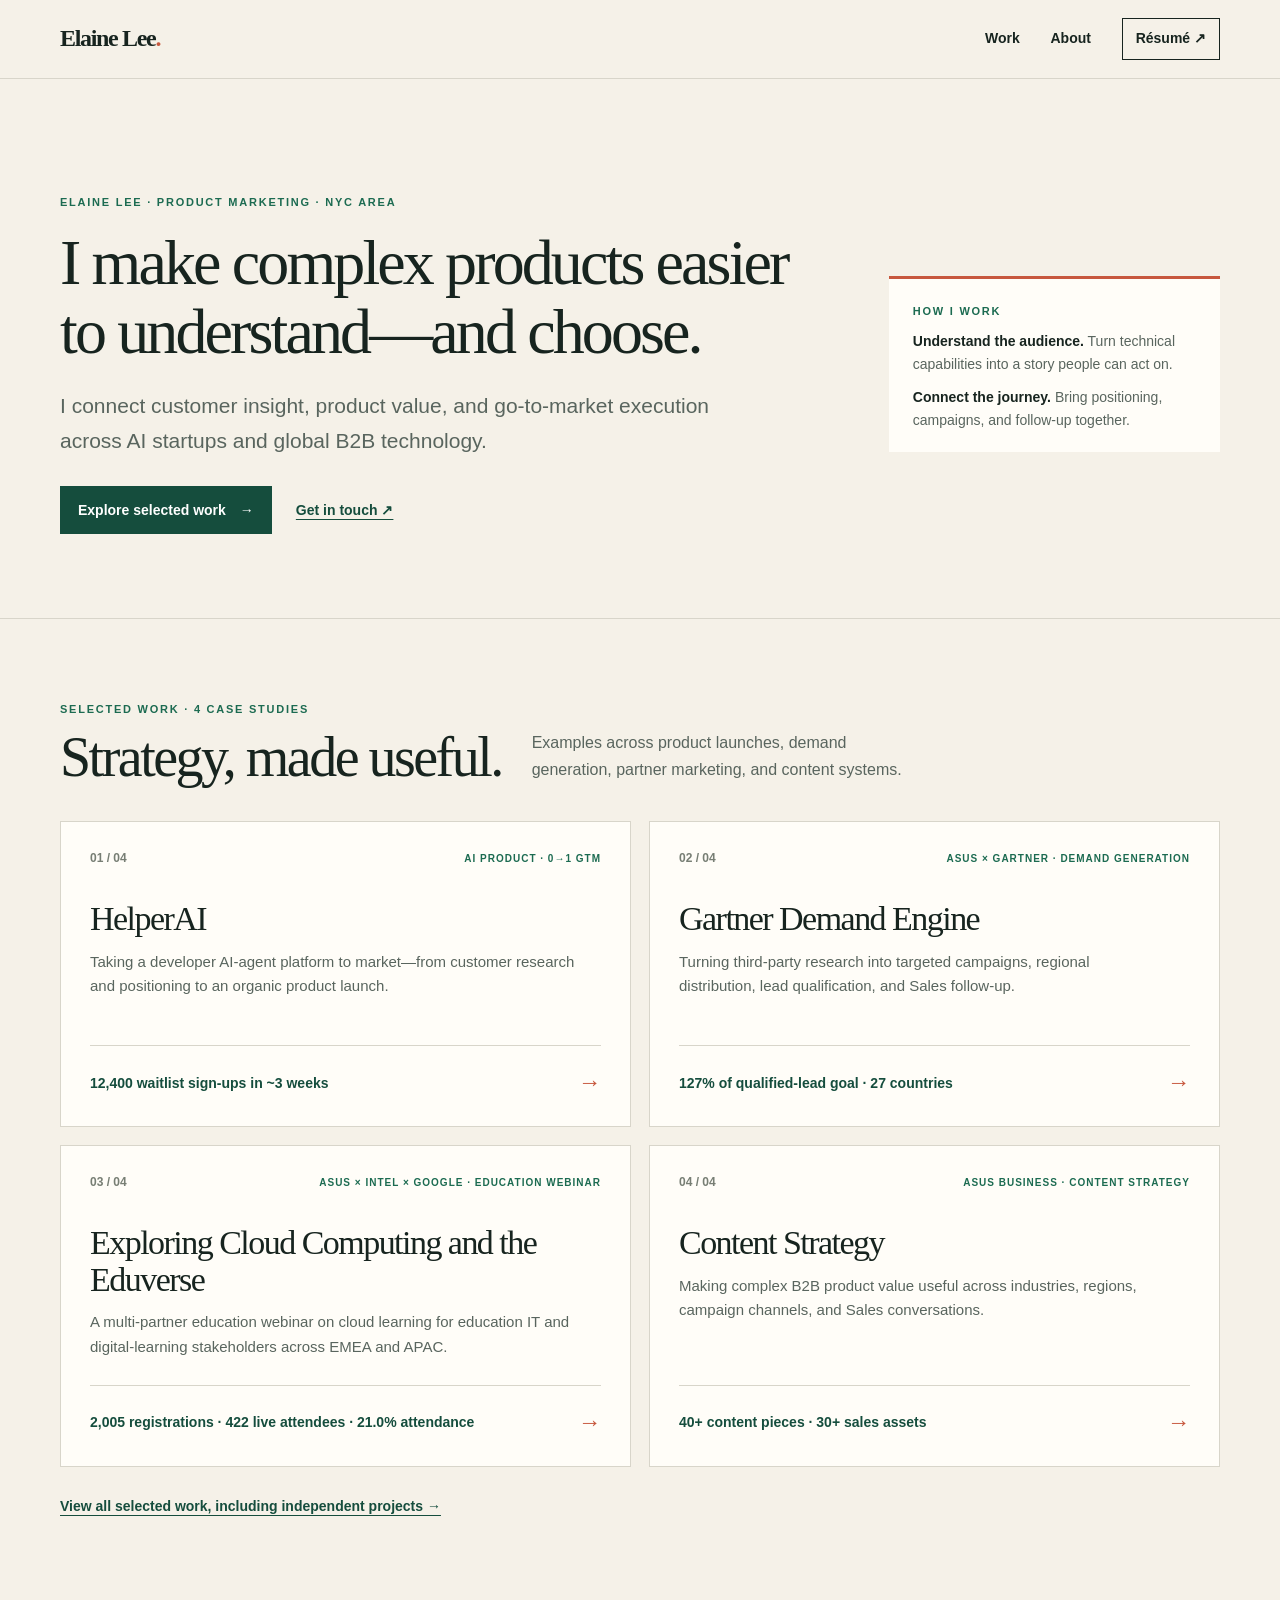
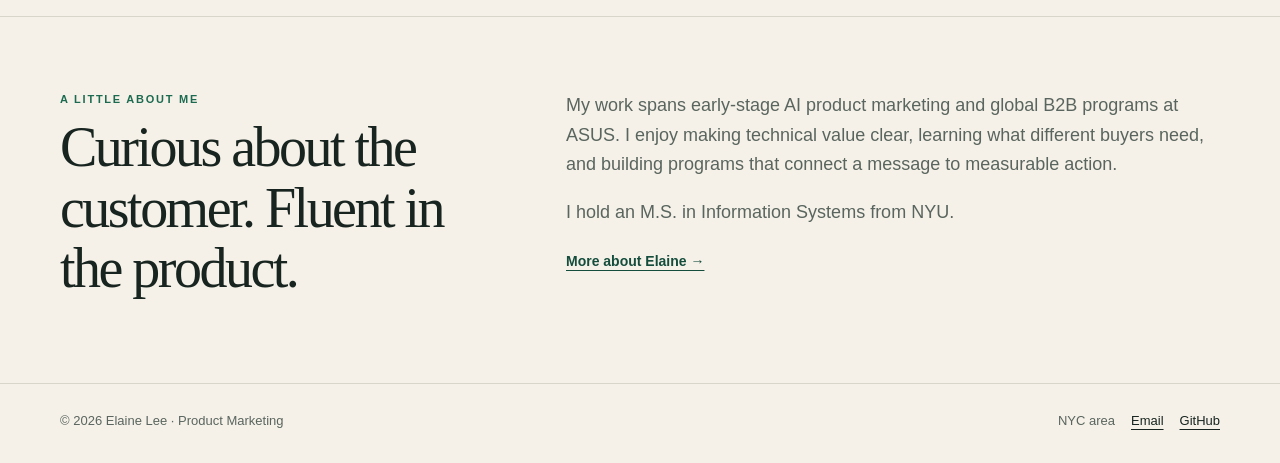
<file: index.html>
<!doctype html>
<html lang="en">
<head>
  <meta charset="utf-8">
  <meta name="viewport" content="width=device-width, initial-scale=1">
  <meta name="theme-color" content="#f5f1e8">
  <meta name="description" content="Elaine Lee is a product marketer connecting customer insight, product value, and go-to-market execution across AI startups and global B2B technology. Explore selected case studies.">
  <link rel="canonical" href="https://leeiwen.org/">
  <meta property="og:type" content="website">
  <meta property="og:site_name" content="Elaine Lee — Product Marketing">
  <meta property="og:url" content="https://leeiwen.org/">
  <meta property="og:title" content="Elaine Lee — Product Marketing Portfolio">
  <meta property="og:description" content="Selected work across AI product marketing, global B2B demand generation, partner programs, and content strategy.">
  <meta property="og:image" content="https://leeiwen.org/og-image.png">
  <meta name="twitter:card" content="summary_large_image">
  <meta name="twitter:title" content="Elaine Lee — Product Marketing Portfolio">
  <meta name="twitter:description" content="Selected work across AI product marketing, global B2B demand generation, partner programs, and content strategy.">
  <meta name="twitter:image" content="https://leeiwen.org/og-image.png">
  <title>Elaine Lee — Product Marketing Portfolio</title>
  <link rel="stylesheet" href="site.css">
</head>
<body data-page="home">
  <a class="skip-link" href="#app">Skip to content</a>
  <header class="site-header"><nav class="wrap nav-inner" aria-label="Main navigation">
    <a class="brand" href="index.html" aria-label="Elaine Lee, home">Elaine Lee<span>.</span></a>
    <div class="nav-links"><a href="work.html">Work</a><a href="about.html">About</a><a class="nav-resume" href="Elaine_Lee_Resume.pdf" target="_blank" rel="noopener">Résumé ↗</a></div>
  </nav></header>
  <main id="app"><noscript><section class="wrap page-intro"><div class="eyebrow">Product Marketing</div><h1>Elaine Lee</h1><p>Product marketing across AI startups and global B2B technology. <a href="work.html">Browse selected work</a> or <a href="Elaine_Lee_Resume.pdf">view the résumé</a>.</p></section></noscript></main>
  <footer class="site-footer"><div class="wrap footer-inner">
    <span>© 2026 Elaine Lee · Product Marketing</span>
    <div class="footer-links"><span>NYC area</span><a href="mailto:el4427@nyu.edu">Email</a><a href="https://github.com/liwelaine" target="_blank" rel="noopener noreferrer">GitHub</a></div>
  </div></footer>
  <script src="project-data.js"></script>
  <script src="site.js"></script>
</body>
</html>
</file>
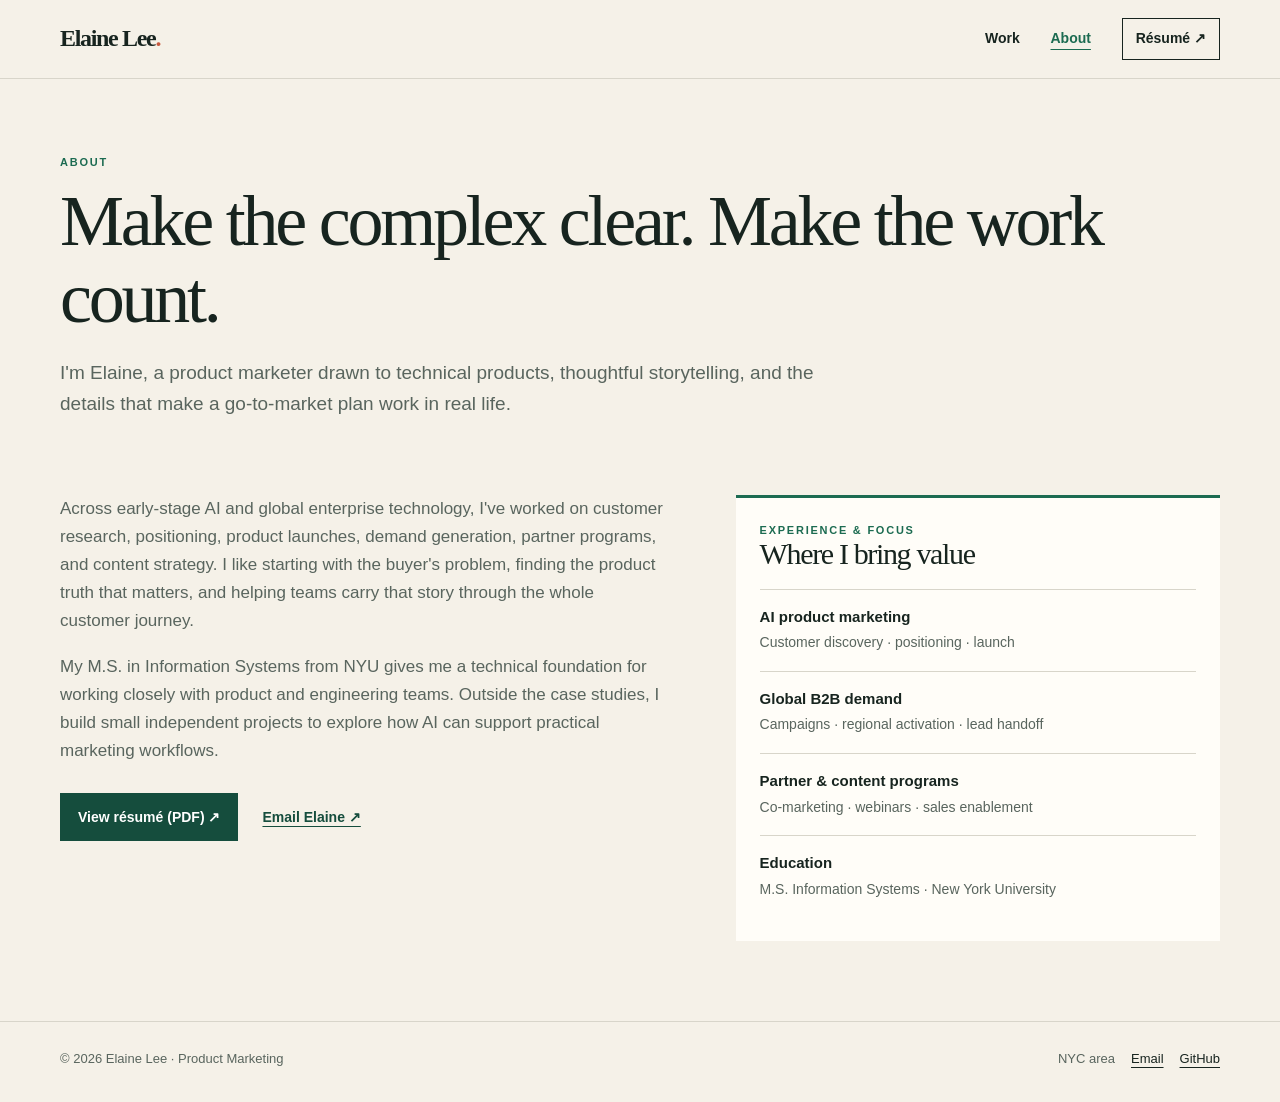
<file: about.html>
<!doctype html>
<html lang="en">
<head>
  <meta charset="utf-8">
  <meta name="viewport" content="width=device-width, initial-scale=1">
  <meta name="theme-color" content="#f5f1e8">
  <meta name="description" content="Meet Elaine Lee, a product marketer working across AI products, global B2B programs, partner marketing, and content strategy.">
  <link rel="canonical" href="https://leeiwen.org/about.html">
  <meta property="og:type" content="profile">
  <meta property="og:site_name" content="Elaine Lee — Product Marketing">
  <meta property="og:url" content="https://leeiwen.org/about.html">
  <meta property="og:title" content="About Elaine Lee — Product Marketing">
  <meta property="og:description" content="Product marketing across technical products, global B2B programs, and go-to-market execution.">
  <meta property="og:image" content="https://leeiwen.org/og-image.png">
  <meta name="twitter:card" content="summary_large_image">
  <meta name="twitter:title" content="About Elaine Lee — Product Marketing">
  <meta name="twitter:description" content="Product marketing across technical products, global B2B programs, and go-to-market execution.">
  <meta name="twitter:image" content="https://leeiwen.org/og-image.png">
  <title>About Elaine Lee — Product Marketing</title>
  <link rel="stylesheet" href="site.css">
</head>
<body data-page="about">
  <a class="skip-link" href="#app">Skip to content</a>
  <header class="site-header"><nav class="wrap nav-inner" aria-label="Main navigation">
    <a class="brand" href="index.html" aria-label="Elaine Lee, home">Elaine Lee<span>.</span></a>
    <div class="nav-links"><a href="work.html">Work</a><a href="about.html" aria-current="page">About</a><a class="nav-resume" href="Elaine_Lee_Resume.pdf" target="_blank" rel="noopener">Résumé ↗</a></div>
  </nav></header>
  <main id="app"><noscript><div class="wrap page-intro"><h1>About Elaine</h1><p>Elaine Lee is a product marketer with an M.S. in Information Systems from NYU. <a href="Elaine_Lee_Resume.pdf">View résumé (PDF)</a> or <a href="mailto:el4427@nyu.edu">get in touch</a>.</p></div></noscript></main>
  <footer class="site-footer"><div class="wrap footer-inner"><span>© 2026 Elaine Lee · Product Marketing</span><div class="footer-links"><span>NYC area</span><a href="mailto:el4427@nyu.edu">Email</a><a href="https://github.com/liwelaine" target="_blank" rel="noopener noreferrer">GitHub</a></div></div></footer>
  <script src="project-data.js"></script>
  <script src="site.js"></script>
</body>
</html>
</file>
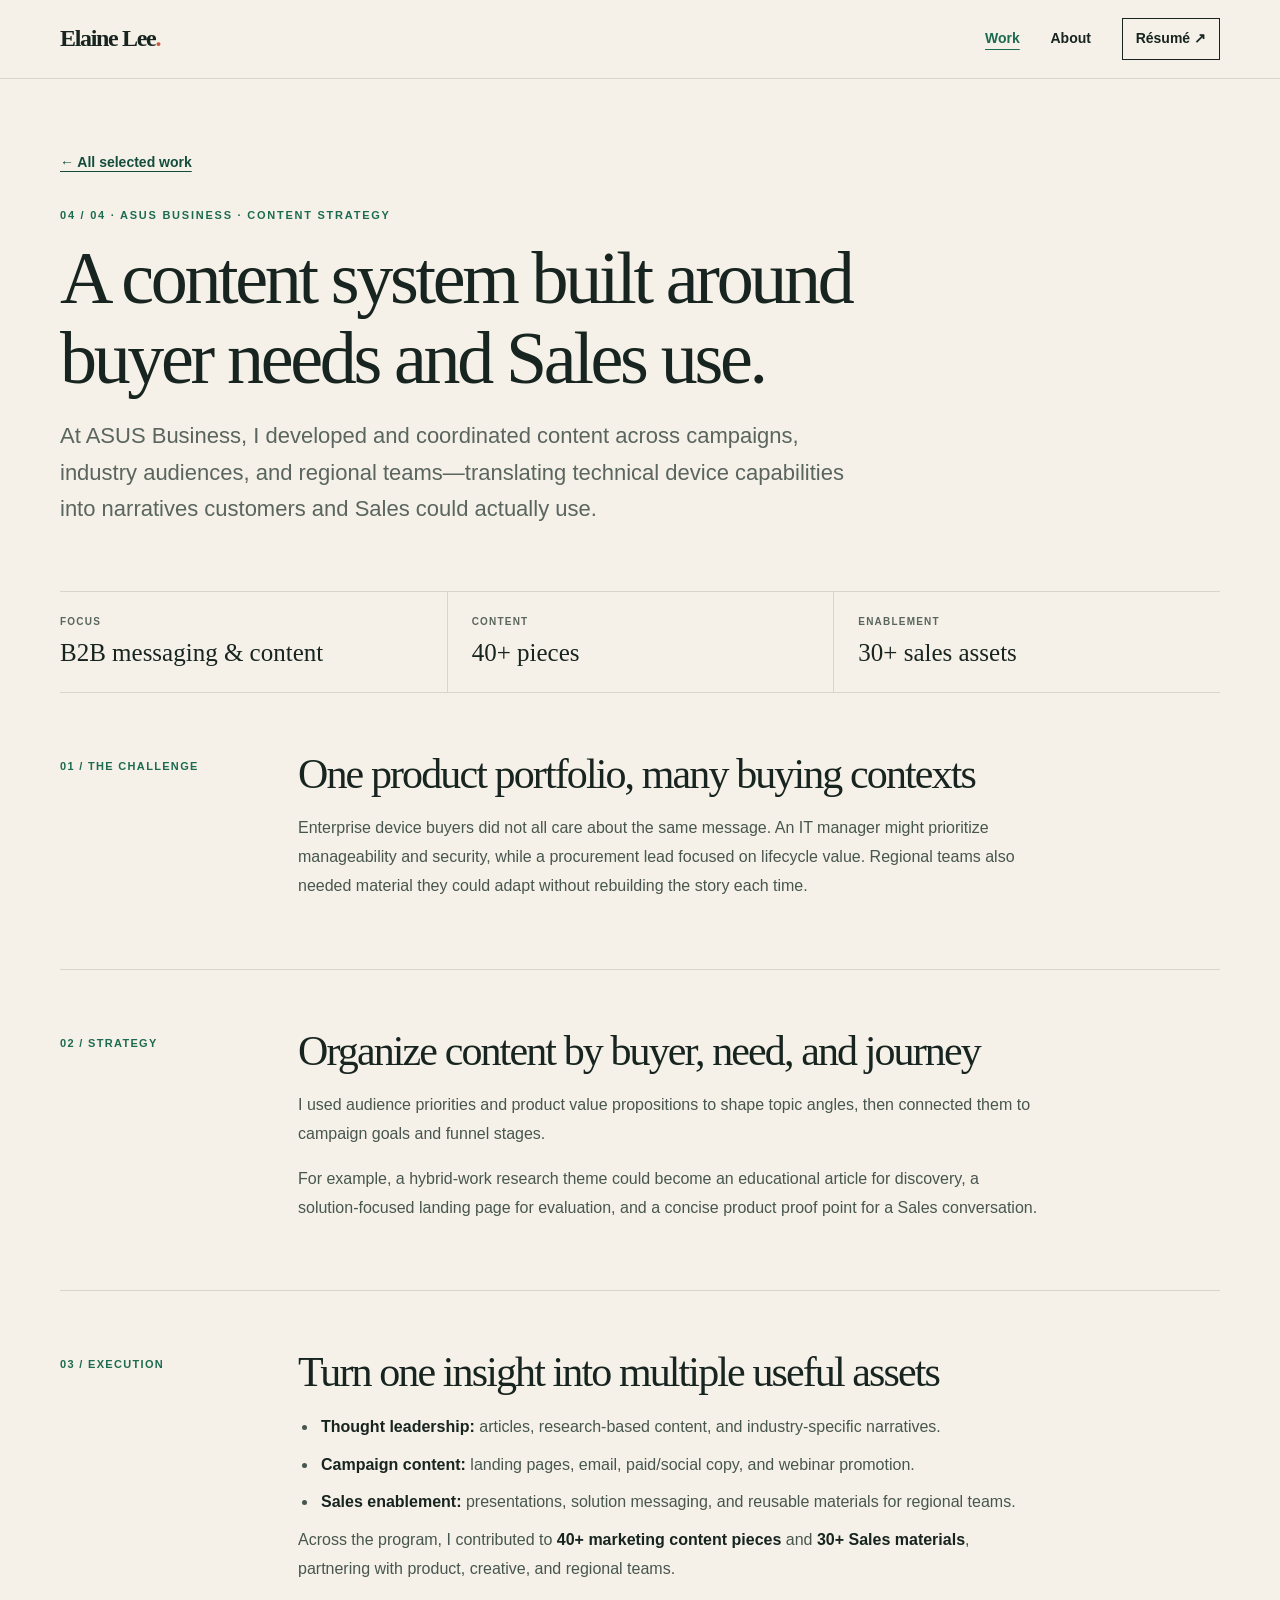
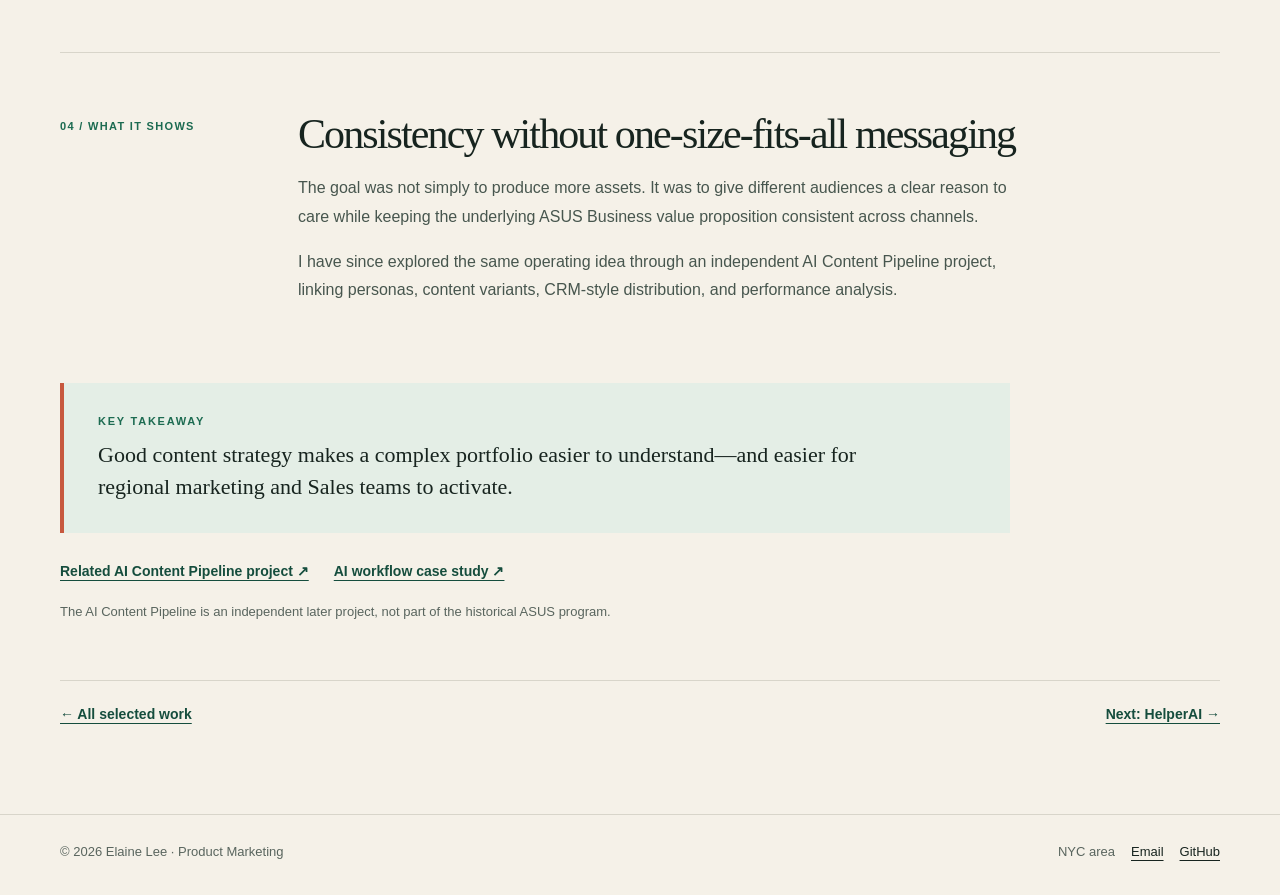
<file: case-content-strategy.html>
<!doctype html>
<html lang="en">
<head>
  <meta charset="utf-8">
  <meta name="viewport" content="width=device-width, initial-scale=1">
  <meta name="theme-color" content="#f5f1e8">
  <meta name="description" content="How Elaine Lee developed B2B content and Sales enablement across ASUS Business campaigns, audiences, and regions.">
  <link rel="canonical" href="https://leeiwen.org/case-content-strategy.html">
  <meta property="og:type" content="article">
  <meta property="og:site_name" content="Elaine Lee — Product Marketing">
  <meta property="og:url" content="https://leeiwen.org/case-content-strategy.html">
  <meta property="og:title" content="ASUS Business Content Strategy — Elaine Lee">
  <meta property="og:description" content="A buyer-centered content system for campaigns, industry audiences, regional teams, and Sales conversations.">
  <meta property="og:image" content="https://leeiwen.org/og-image.png">
  <meta name="twitter:card" content="summary_large_image">
  <meta name="twitter:title" content="ASUS Business Content Strategy — Elaine Lee">
  <meta name="twitter:description" content="A buyer-centered content system for campaigns, industry audiences, regional teams, and Sales conversations.">
  <meta name="twitter:image" content="https://leeiwen.org/og-image.png">
  <title>ASUS Business Content Strategy — Elaine Lee</title>
  <link rel="stylesheet" href="site.css">
</head>
<body data-page="case" data-project="content">
  <a class="skip-link" href="#app">Skip to content</a>
  <header class="site-header"><nav class="wrap nav-inner" aria-label="Main navigation">
    <a class="brand" href="index.html" aria-label="Elaine Lee, home">Elaine Lee<span>.</span></a>
    <div class="nav-links"><a href="work.html" aria-current="page">Work</a><a href="about.html">About</a><a class="nav-resume" href="Elaine_Lee_Resume.pdf" target="_blank" rel="noopener">Résumé ↗</a></div>
  </nav></header>
  <main id="app"><noscript><div class="wrap page-intro"><h1>ASUS Business content strategy</h1><p>Buyer-centered B2B content across campaigns, regional teams, and Sales. <a href="work.html">Browse all selected work</a>.</p></div></noscript></main>
  <footer class="site-footer"><div class="wrap footer-inner"><span>© 2026 Elaine Lee · Product Marketing</span><div class="footer-links"><span>NYC area</span><a href="mailto:el4427@nyu.edu">Email</a><a href="https://github.com/liwelaine" target="_blank" rel="noopener noreferrer">GitHub</a></div></div></footer>
  <script src="project-data.js"></script>
  <script src="site.js"></script>
</body>
</html>
</file>
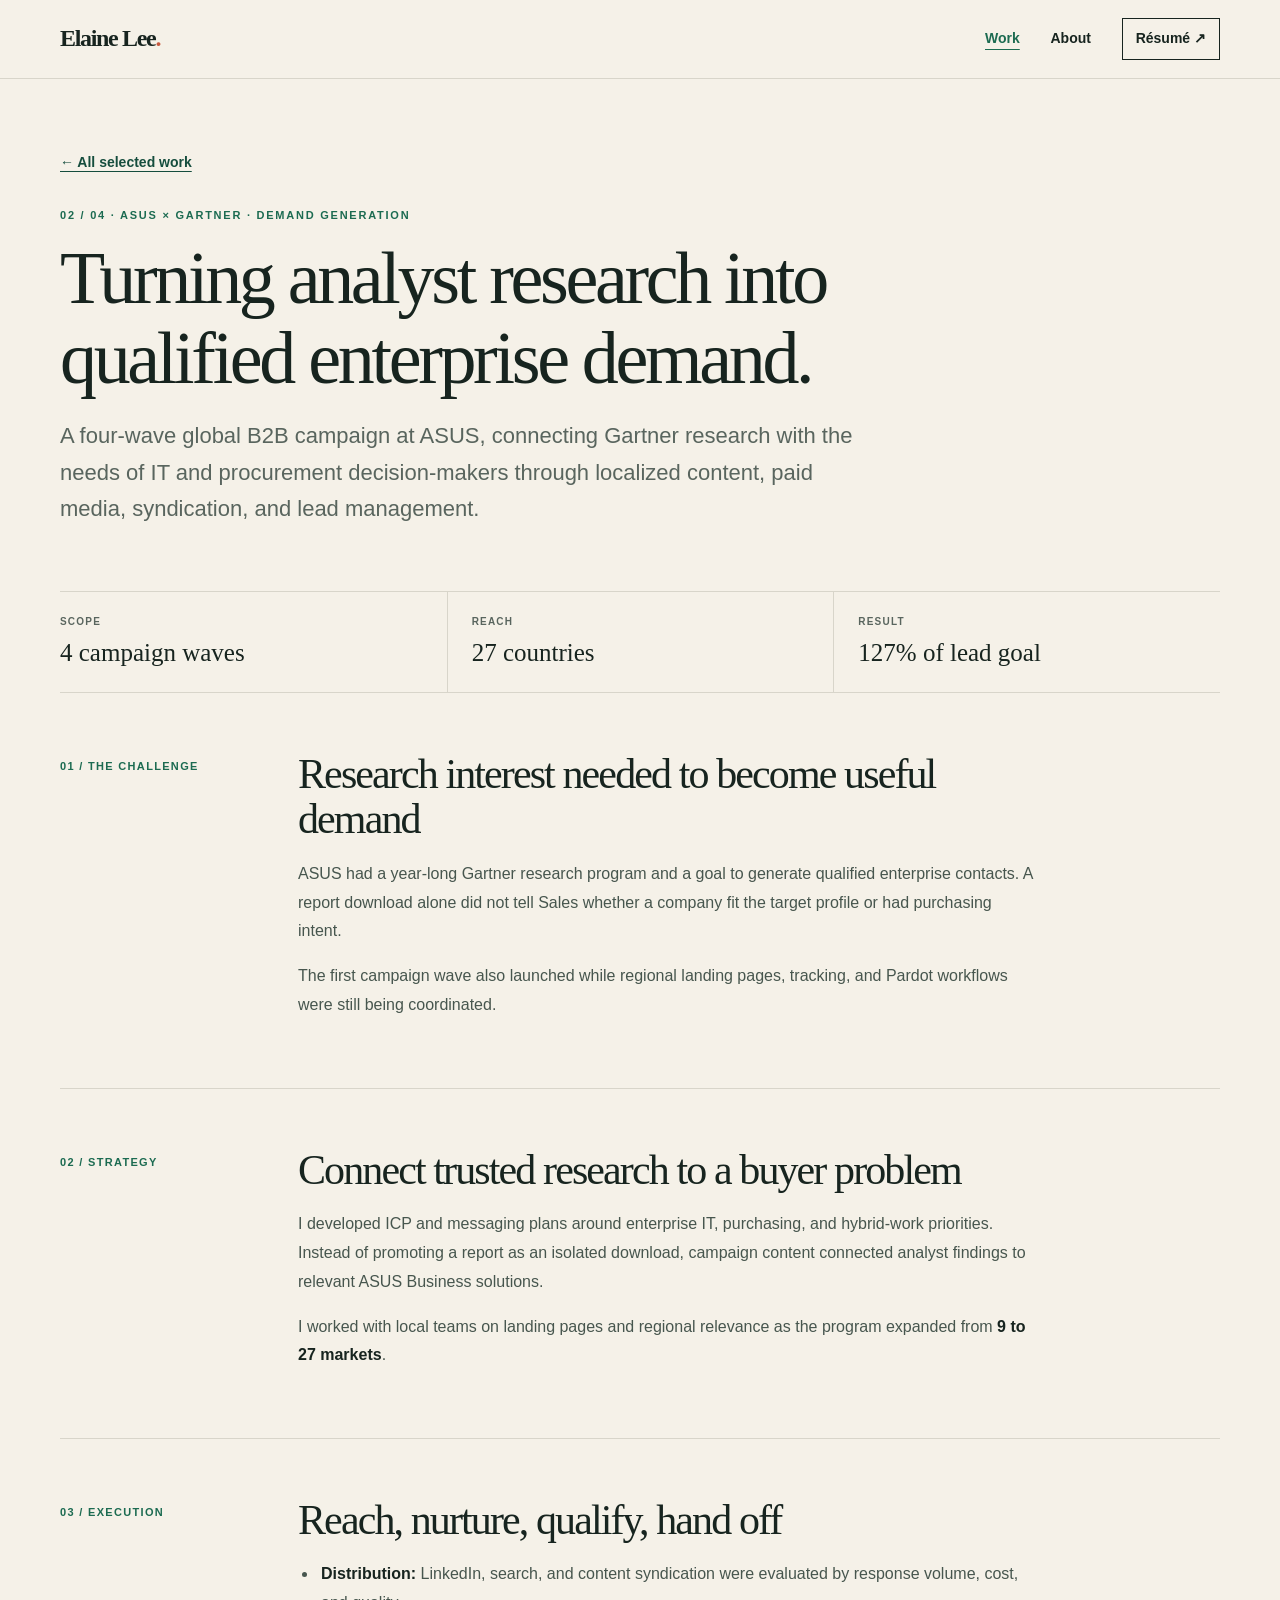
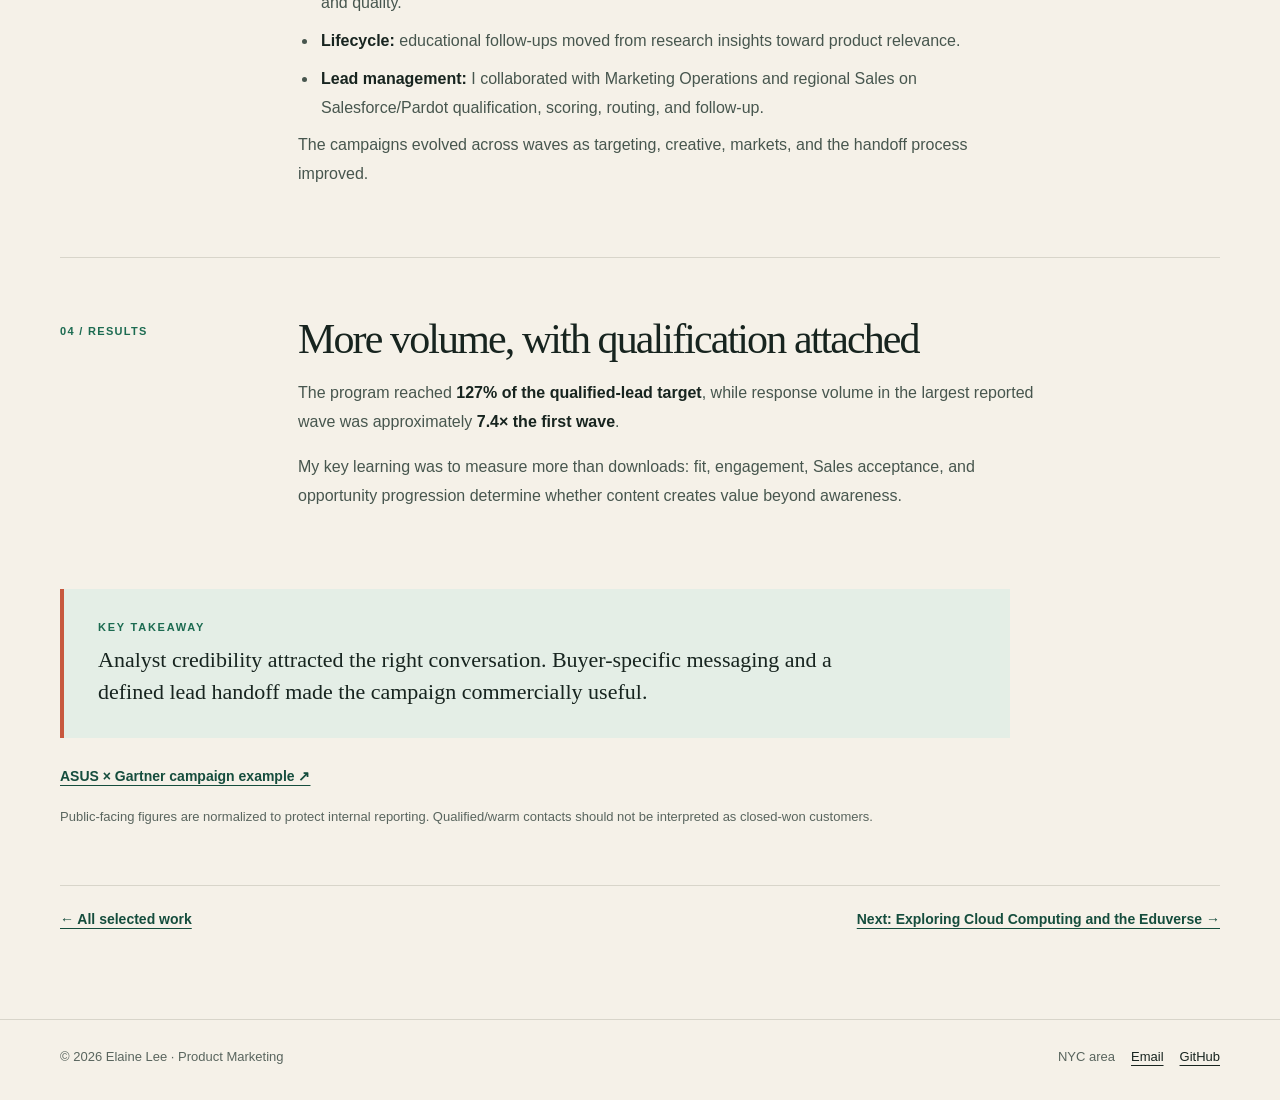
<file: case-gartner.html>
<!doctype html>
<html lang="en">
<head>
  <meta charset="utf-8">
  <meta name="viewport" content="width=device-width, initial-scale=1">
  <meta name="theme-color" content="#f5f1e8">
  <meta name="description" content="How Elaine Lee helped ASUS connect Gartner research to global B2B demand generation, lead qualification, and regional Sales follow-up.">
  <link rel="canonical" href="https://leeiwen.org/case-gartner.html">
  <meta property="og:type" content="article">
  <meta property="og:site_name" content="Elaine Lee — Product Marketing">
  <meta property="og:url" content="https://leeiwen.org/case-gartner.html">
  <meta property="og:title" content="ASUS × Gartner Demand Generation — Elaine Lee">
  <meta property="og:description" content="Turning analyst research into targeted global campaigns and qualified enterprise demand.">
  <meta property="og:image" content="https://leeiwen.org/og-image.png">
  <meta name="twitter:card" content="summary_large_image">
  <meta name="twitter:title" content="ASUS × Gartner Demand Generation — Elaine Lee">
  <meta name="twitter:description" content="Turning analyst research into targeted global campaigns and qualified enterprise demand.">
  <meta name="twitter:image" content="https://leeiwen.org/og-image.png">
  <title>ASUS × Gartner Demand Generation — Elaine Lee</title>
  <link rel="stylesheet" href="site.css">
</head>
<body data-page="case" data-project="gartner">
  <a class="skip-link" href="#app">Skip to content</a>
  <header class="site-header"><nav class="wrap nav-inner" aria-label="Main navigation">
    <a class="brand" href="index.html" aria-label="Elaine Lee, home">Elaine Lee<span>.</span></a>
    <div class="nav-links"><a href="work.html" aria-current="page">Work</a><a href="about.html">About</a><a class="nav-resume" href="Elaine_Lee_Resume.pdf" target="_blank" rel="noopener">Résumé ↗</a></div>
  </nav></header>
  <main id="app"><noscript><div class="wrap page-intro"><h1>ASUS × Gartner demand generation</h1><p>A global campaign connecting analyst research with qualified enterprise demand. <a href="work.html">Browse all selected work</a>.</p></div></noscript></main>
  <footer class="site-footer"><div class="wrap footer-inner"><span>© 2026 Elaine Lee · Product Marketing</span><div class="footer-links"><span>NYC area</span><a href="mailto:el4427@nyu.edu">Email</a><a href="https://github.com/liwelaine" target="_blank" rel="noopener noreferrer">GitHub</a></div></div></footer>
  <script src="project-data.js"></script>
  <script src="site.js"></script>
</body>
</html>
</file>
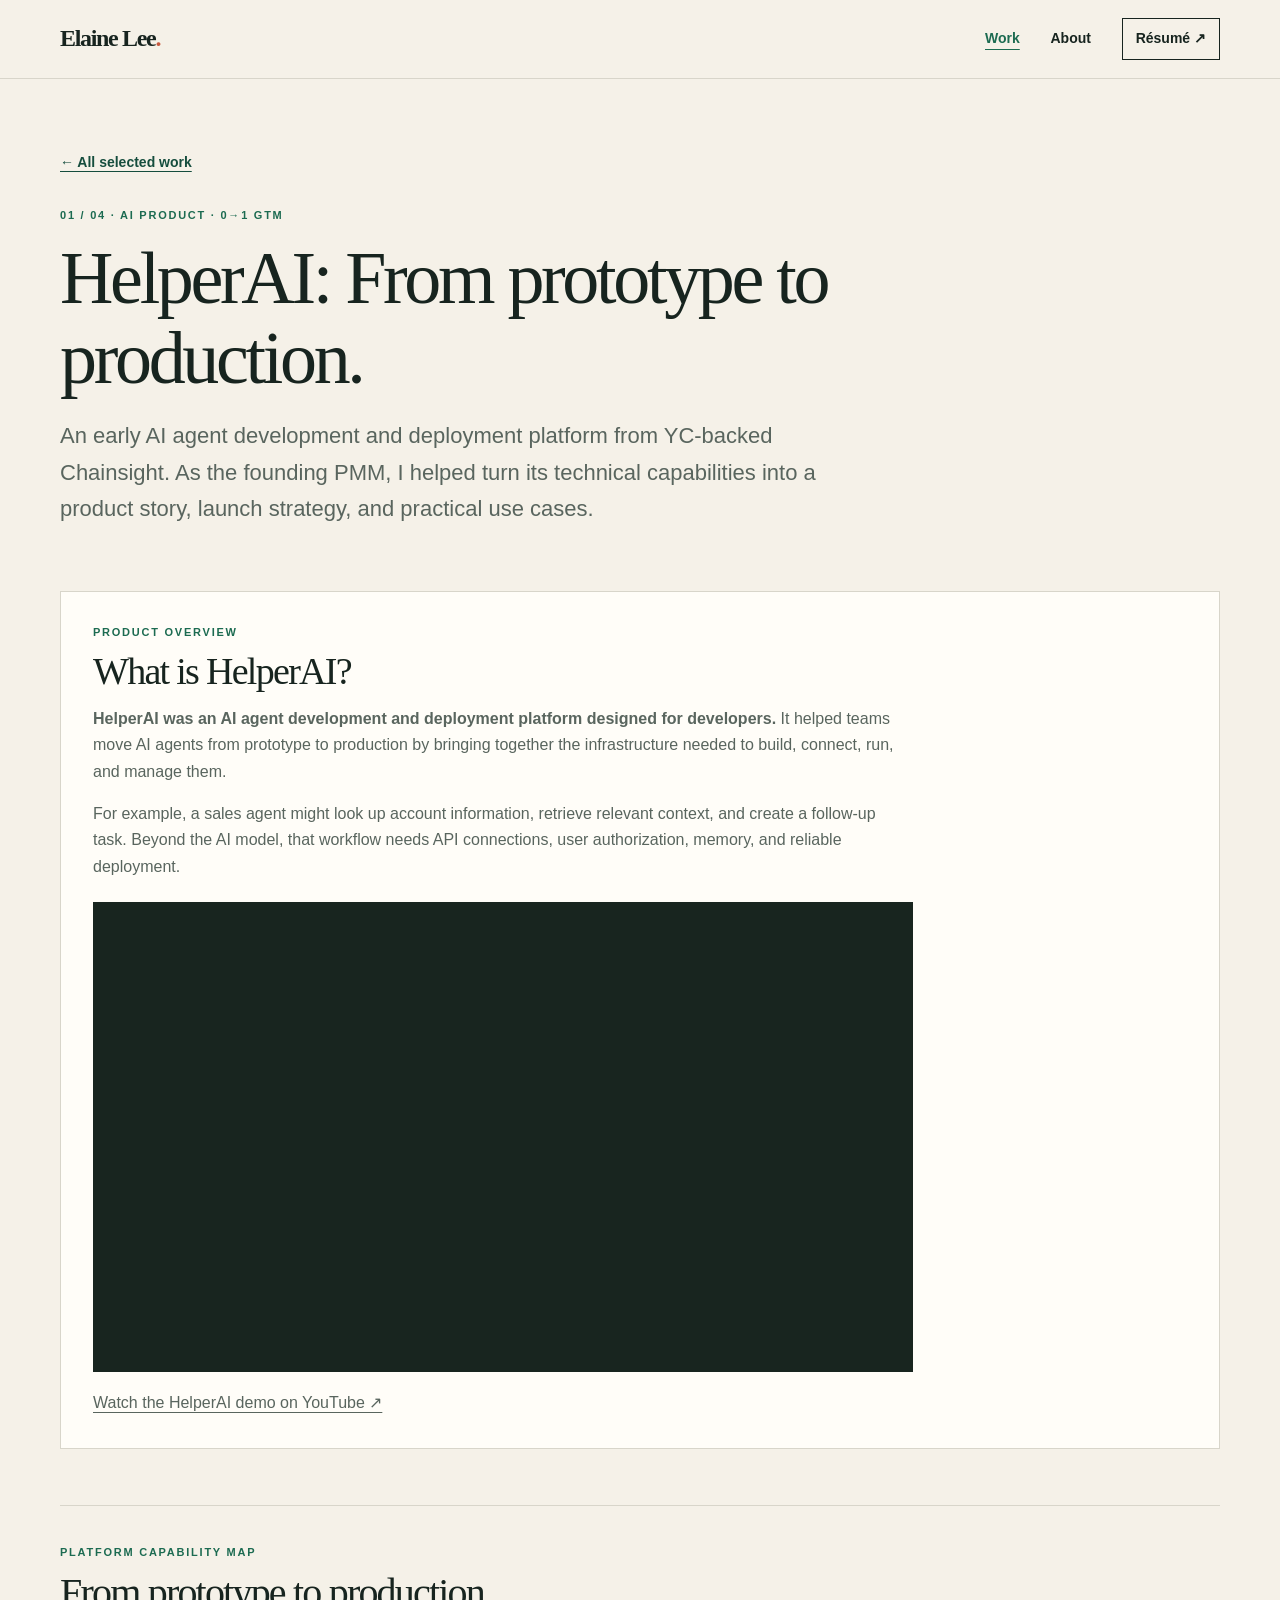
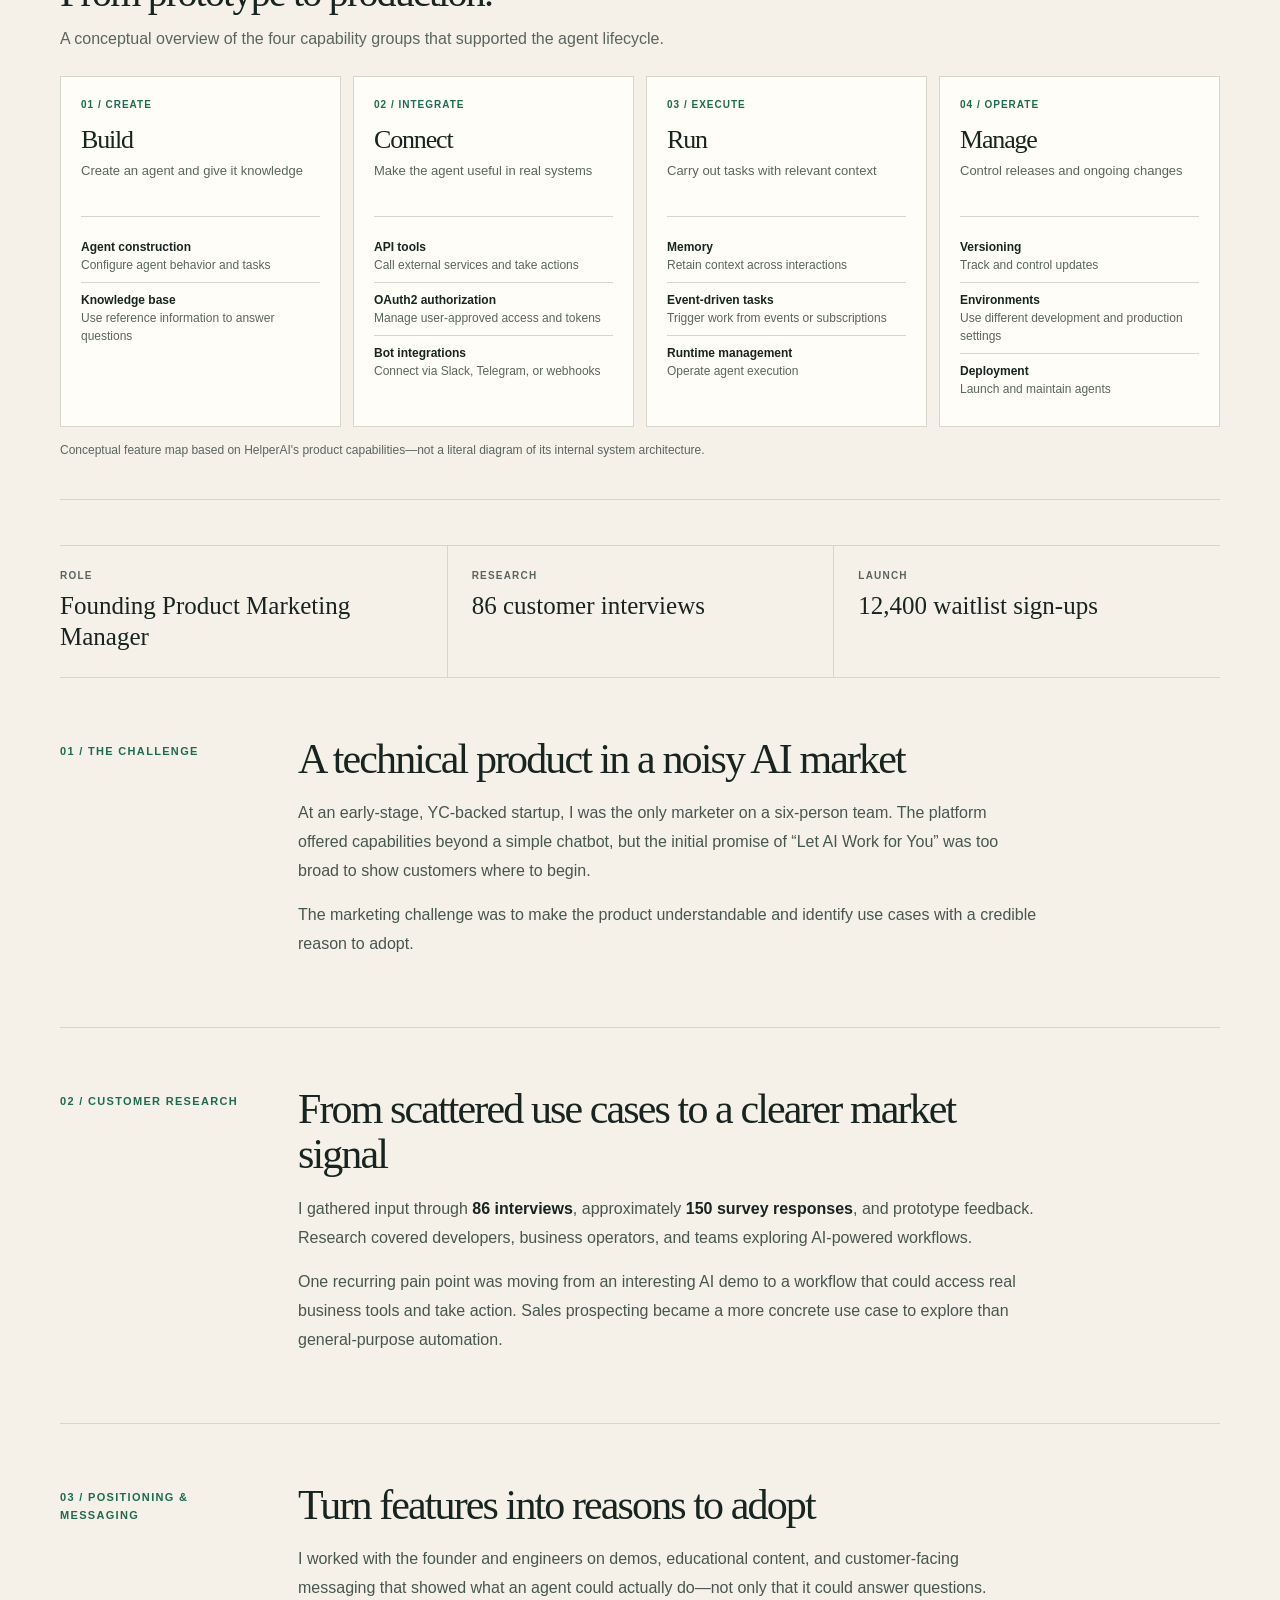
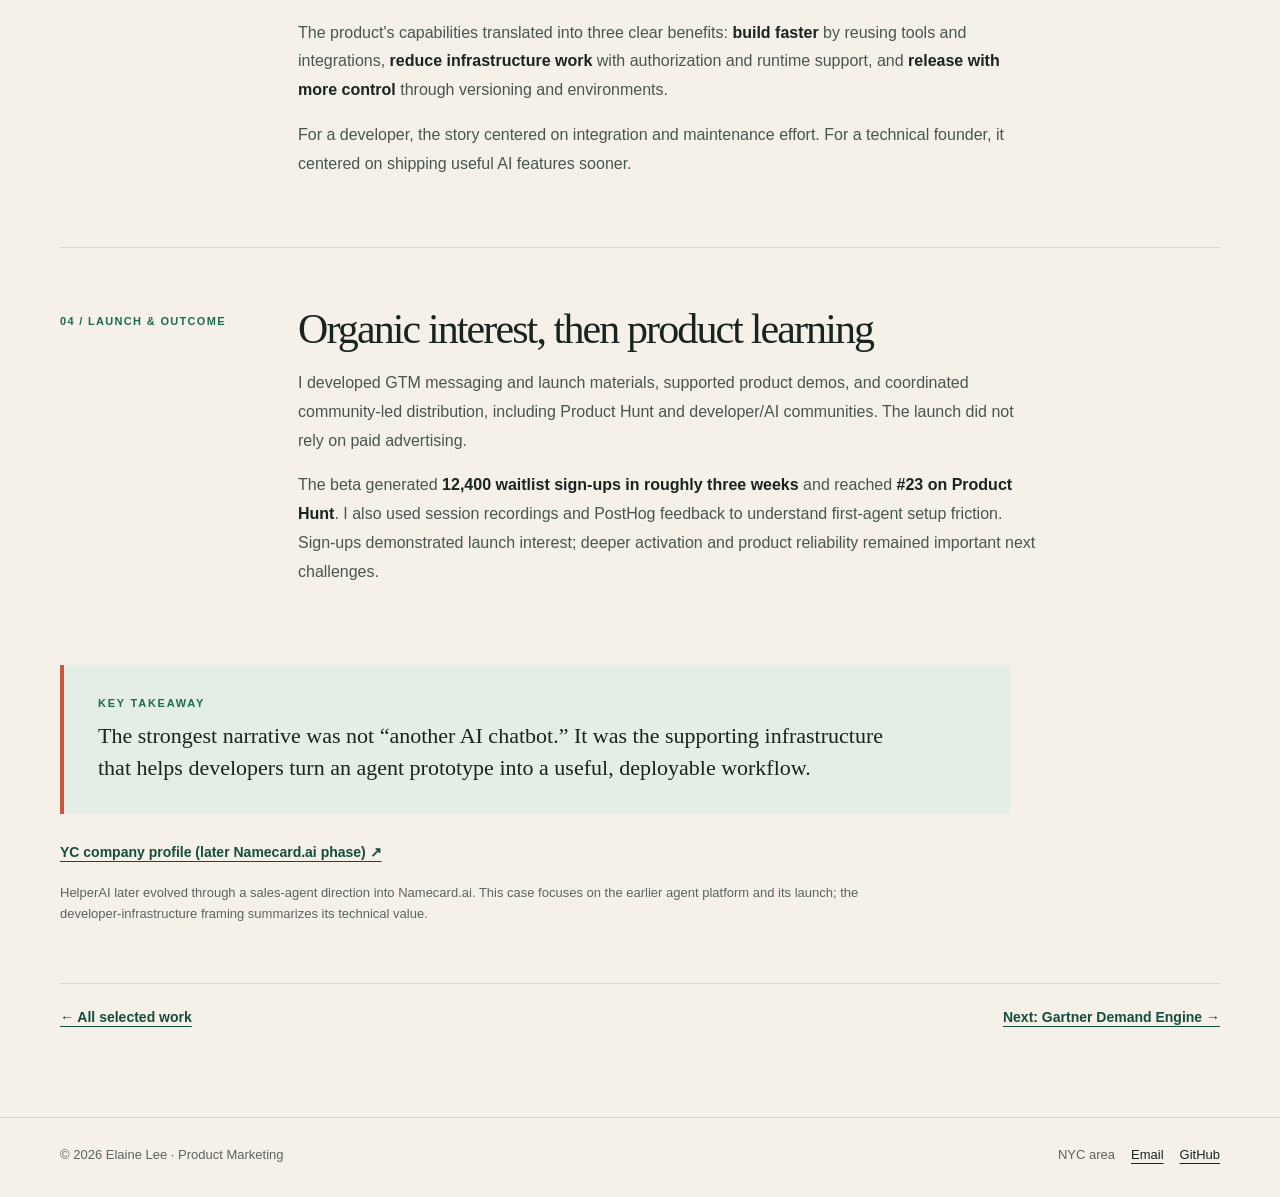
<file: case-helperai.html>
<!doctype html>
<html lang="en">
<head>
  <meta charset="utf-8">
  <meta name="viewport" content="width=device-width, initial-scale=1">
  <meta name="theme-color" content="#f5f1e8">
  <meta name="description" content="How Elaine Lee, founding product marketer at Chainsight, shaped HelperAI positioning and launch after customer research and product discovery.">
  <link rel="canonical" href="https://leeiwen.org/case-helperai.html">
  <meta property="og:type" content="article">
  <meta property="og:site_name" content="Elaine Lee — Product Marketing">
  <meta property="og:url" content="https://leeiwen.org/case-helperai.html">
  <meta property="og:title" content="HelperAI: From Prototype to Production — Elaine Lee">
  <meta property="og:description" content="Customer research, positioning, and an organic launch for an early AI agent platform.">
  <meta property="og:image" content="https://leeiwen.org/og-image.png">
  <meta name="twitter:card" content="summary_large_image">
  <meta name="twitter:title" content="HelperAI: From Prototype to Production — Elaine Lee">
  <meta name="twitter:description" content="Customer research, positioning, and an organic launch for an early AI agent platform.">
  <meta name="twitter:image" content="https://leeiwen.org/og-image.png">
  <title>HelperAI: From Prototype to Production — Elaine Lee</title>
  <link rel="stylesheet" href="site.css">
</head>
<body data-page="case" data-project="helperai">
  <a class="skip-link" href="#app">Skip to content</a>
  <header class="site-header"><nav class="wrap nav-inner" aria-label="Main navigation">
    <a class="brand" href="index.html" aria-label="Elaine Lee, home">Elaine Lee<span>.</span></a>
    <div class="nav-links"><a href="work.html" aria-current="page">Work</a><a href="about.html">About</a><a class="nav-resume" href="Elaine_Lee_Resume.pdf" target="_blank" rel="noopener">Résumé ↗</a></div>
  </nav></header>
  <main id="app"><noscript><div class="wrap page-intro"><h1>HelperAI: From prototype to production</h1><p>Customer research, positioning, and launch strategy for an early AI agent platform. <a href="work.html">Browse all selected work</a>.</p></div></noscript></main>
  <footer class="site-footer"><div class="wrap footer-inner"><span>© 2026 Elaine Lee · Product Marketing</span><div class="footer-links"><span>NYC area</span><a href="mailto:el4427@nyu.edu">Email</a><a href="https://github.com/liwelaine" target="_blank" rel="noopener noreferrer">GitHub</a></div></div></footer>
  <script src="project-data.js"></script>
  <script src="site.js"></script>
</body>
</html>
</file>
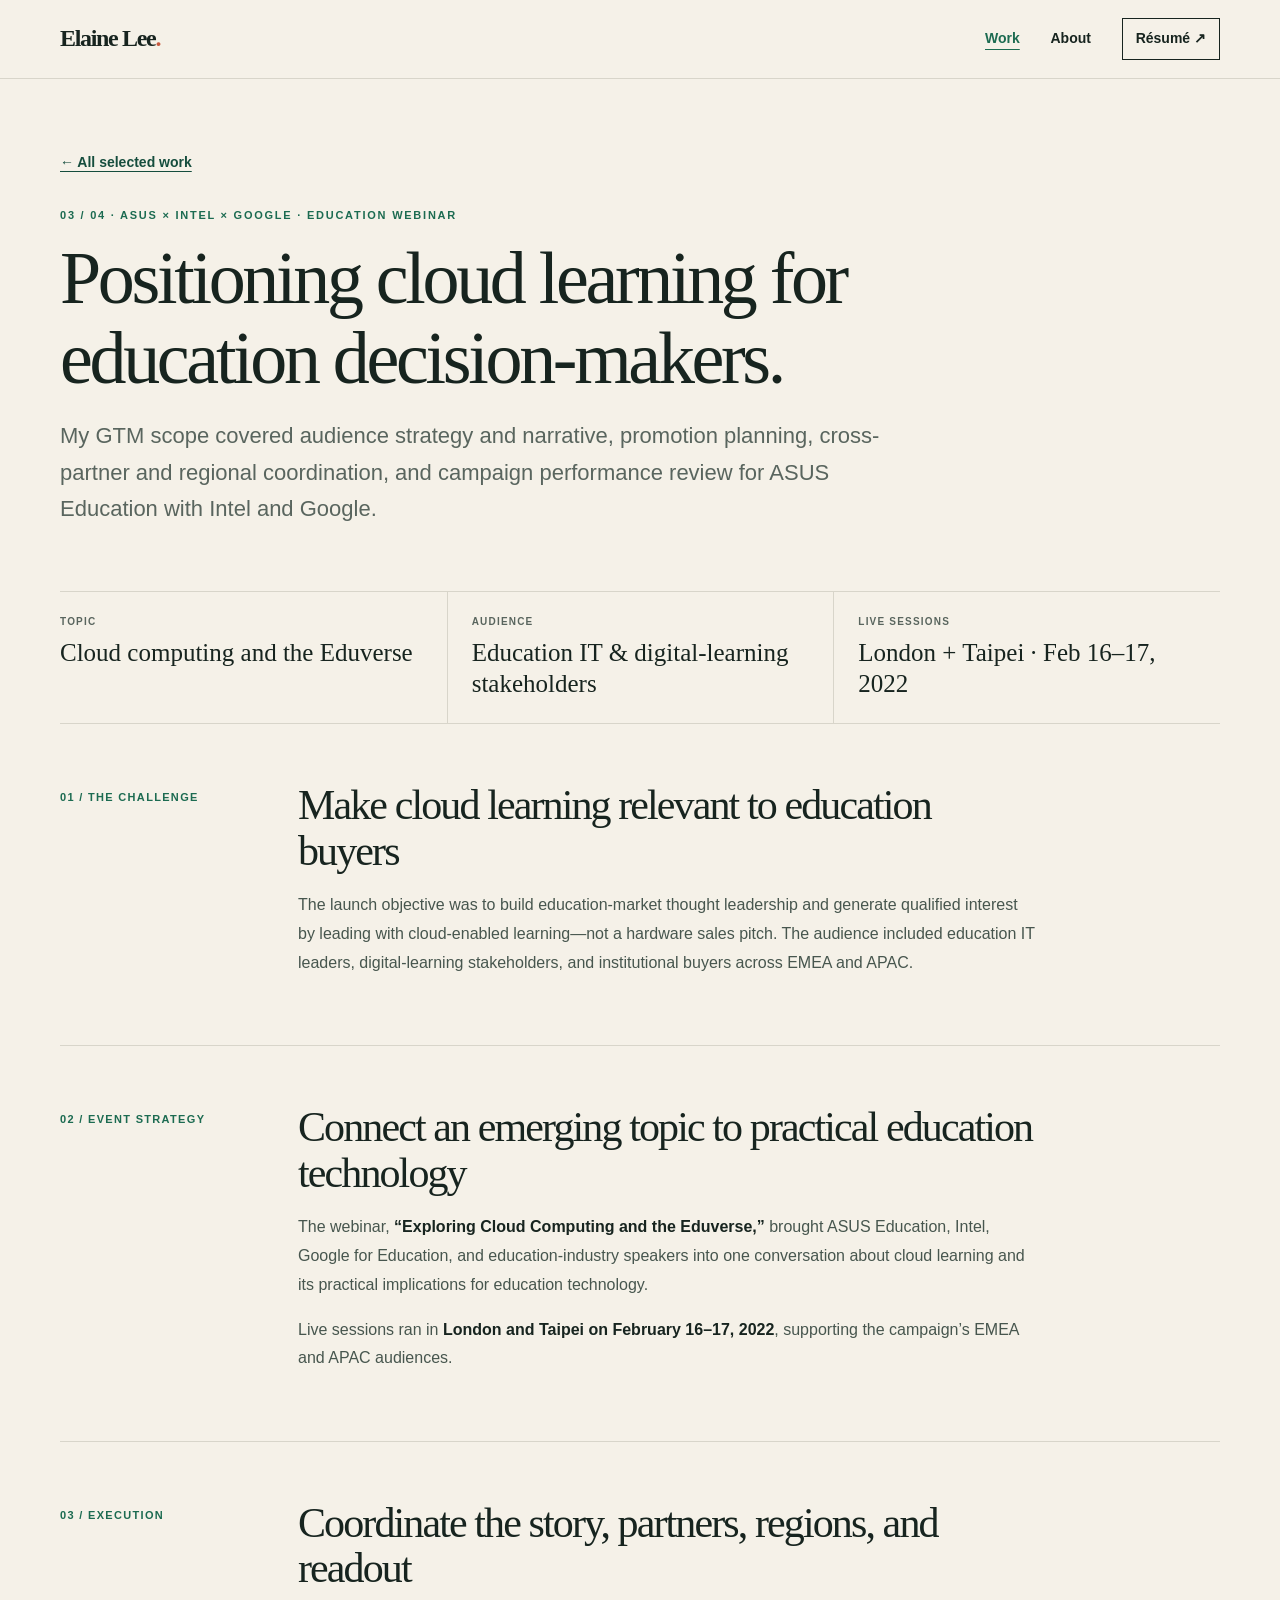
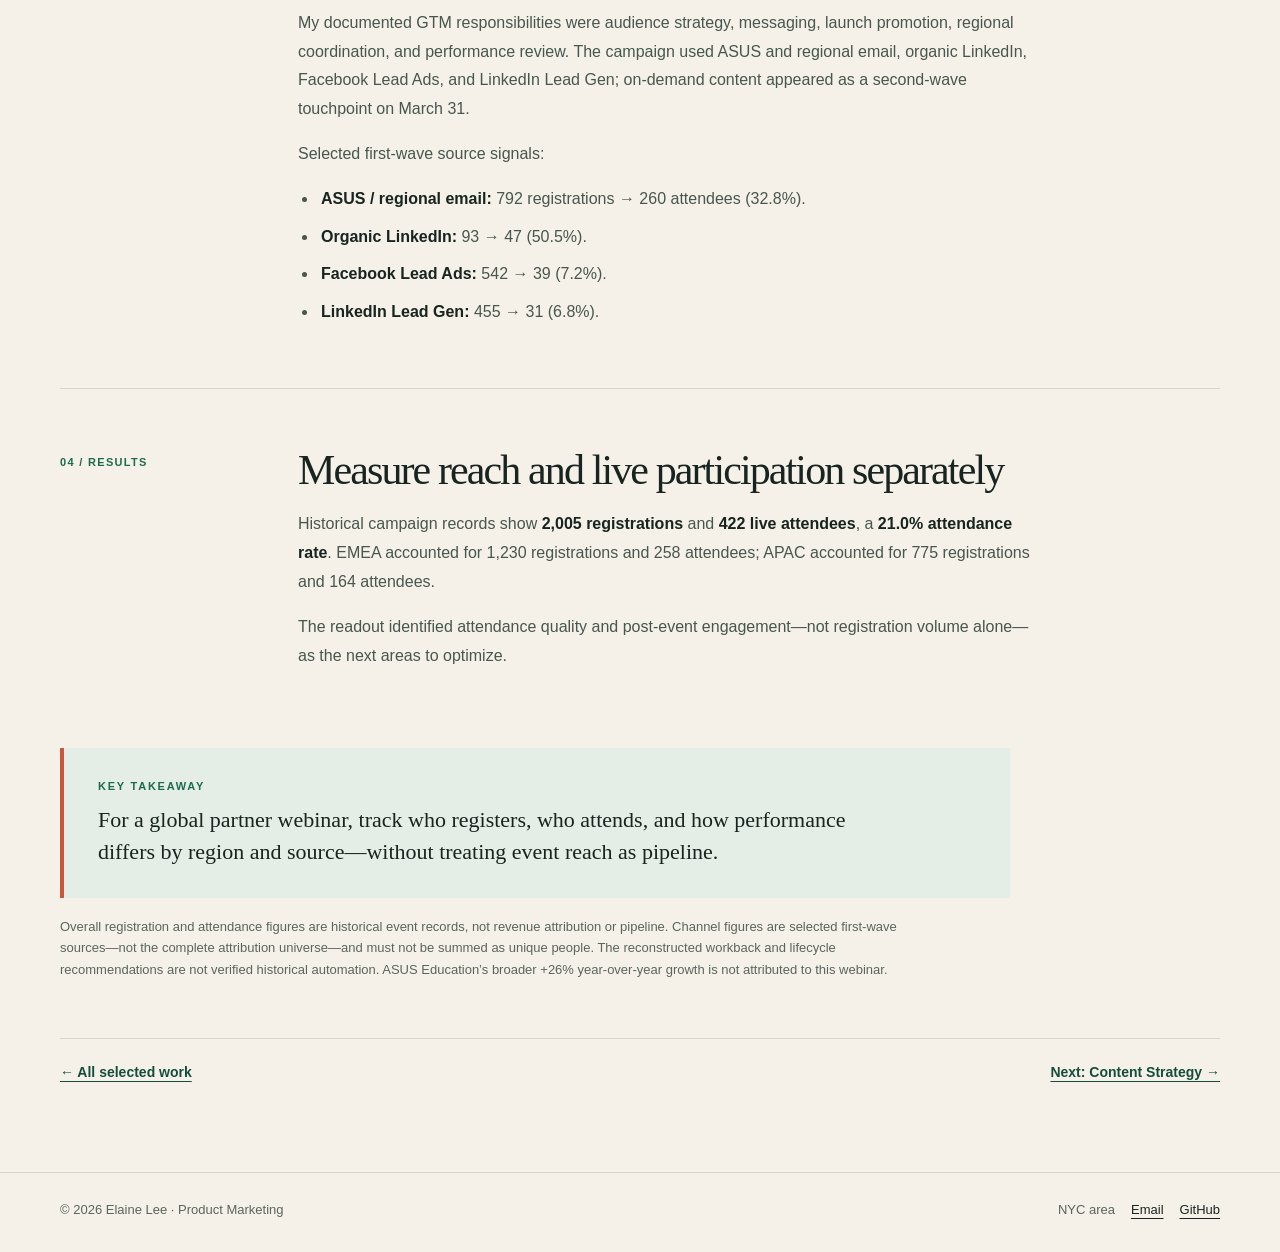
<file: case-webinar.html>
<!doctype html>
<html lang="en">
<head>
  <meta charset="utf-8">
  <meta name="viewport" content="width=device-width, initial-scale=1">
  <meta name="theme-color" content="#f5f1e8">
  <meta name="description" content="How Elaine Lee helped plan and deliver a global ASUS and Intel education webinar with partner speakers, promotion, and attendee follow-up.">
  <link rel="canonical" href="https://leeiwen.org/case-webinar.html">
  <meta property="og:type" content="article">
  <meta property="og:site_name" content="Elaine Lee — Product Marketing">
  <meta property="og:url" content="https://leeiwen.org/case-webinar.html">
  <meta property="og:title" content="Global Education Webinar — Elaine Lee">
  <meta property="og:description" content="A partner-led education webinar designed around audience relevance and end-to-end follow-up.">
  <meta property="og:image" content="https://leeiwen.org/og-image.png">
  <meta name="twitter:card" content="summary_large_image">
  <meta name="twitter:title" content="Global Education Webinar — Elaine Lee">
  <meta name="twitter:description" content="A partner-led education webinar designed around audience relevance and end-to-end follow-up.">
  <meta name="twitter:image" content="https://leeiwen.org/og-image.png">
  <title>Global Education Webinar — Elaine Lee</title>
  <link rel="stylesheet" href="site.css">
</head>
<body data-page="case" data-project="webinar">
  <a class="skip-link" href="#app">Skip to content</a>
  <header class="site-header"><nav class="wrap nav-inner" aria-label="Main navigation">
    <a class="brand" href="index.html" aria-label="Elaine Lee, home">Elaine Lee<span>.</span></a>
    <div class="nav-links"><a href="work.html" aria-current="page">Work</a><a href="about.html">About</a><a class="nav-resume" href="Elaine_Lee_Resume.pdf" target="_blank" rel="noopener">Résumé ↗</a></div>
  </nav></header>
  <main id="app"><noscript><div class="wrap page-intro"><h1>Global education webinar</h1><p>A partner-led webinar built around education priorities, global delivery, and post-event follow-up. <a href="work.html">Browse all selected work</a>.</p></div></noscript></main>
  <footer class="site-footer"><div class="wrap footer-inner"><span>© 2026 Elaine Lee · Product Marketing</span><div class="footer-links"><span>NYC area</span><a href="mailto:el4427@nyu.edu">Email</a><a href="https://github.com/liwelaine" target="_blank" rel="noopener noreferrer">GitHub</a></div></div></footer>
  <script src="project-data.js"></script>
  <script src="site.js"></script>
</body>
</html>
</file>
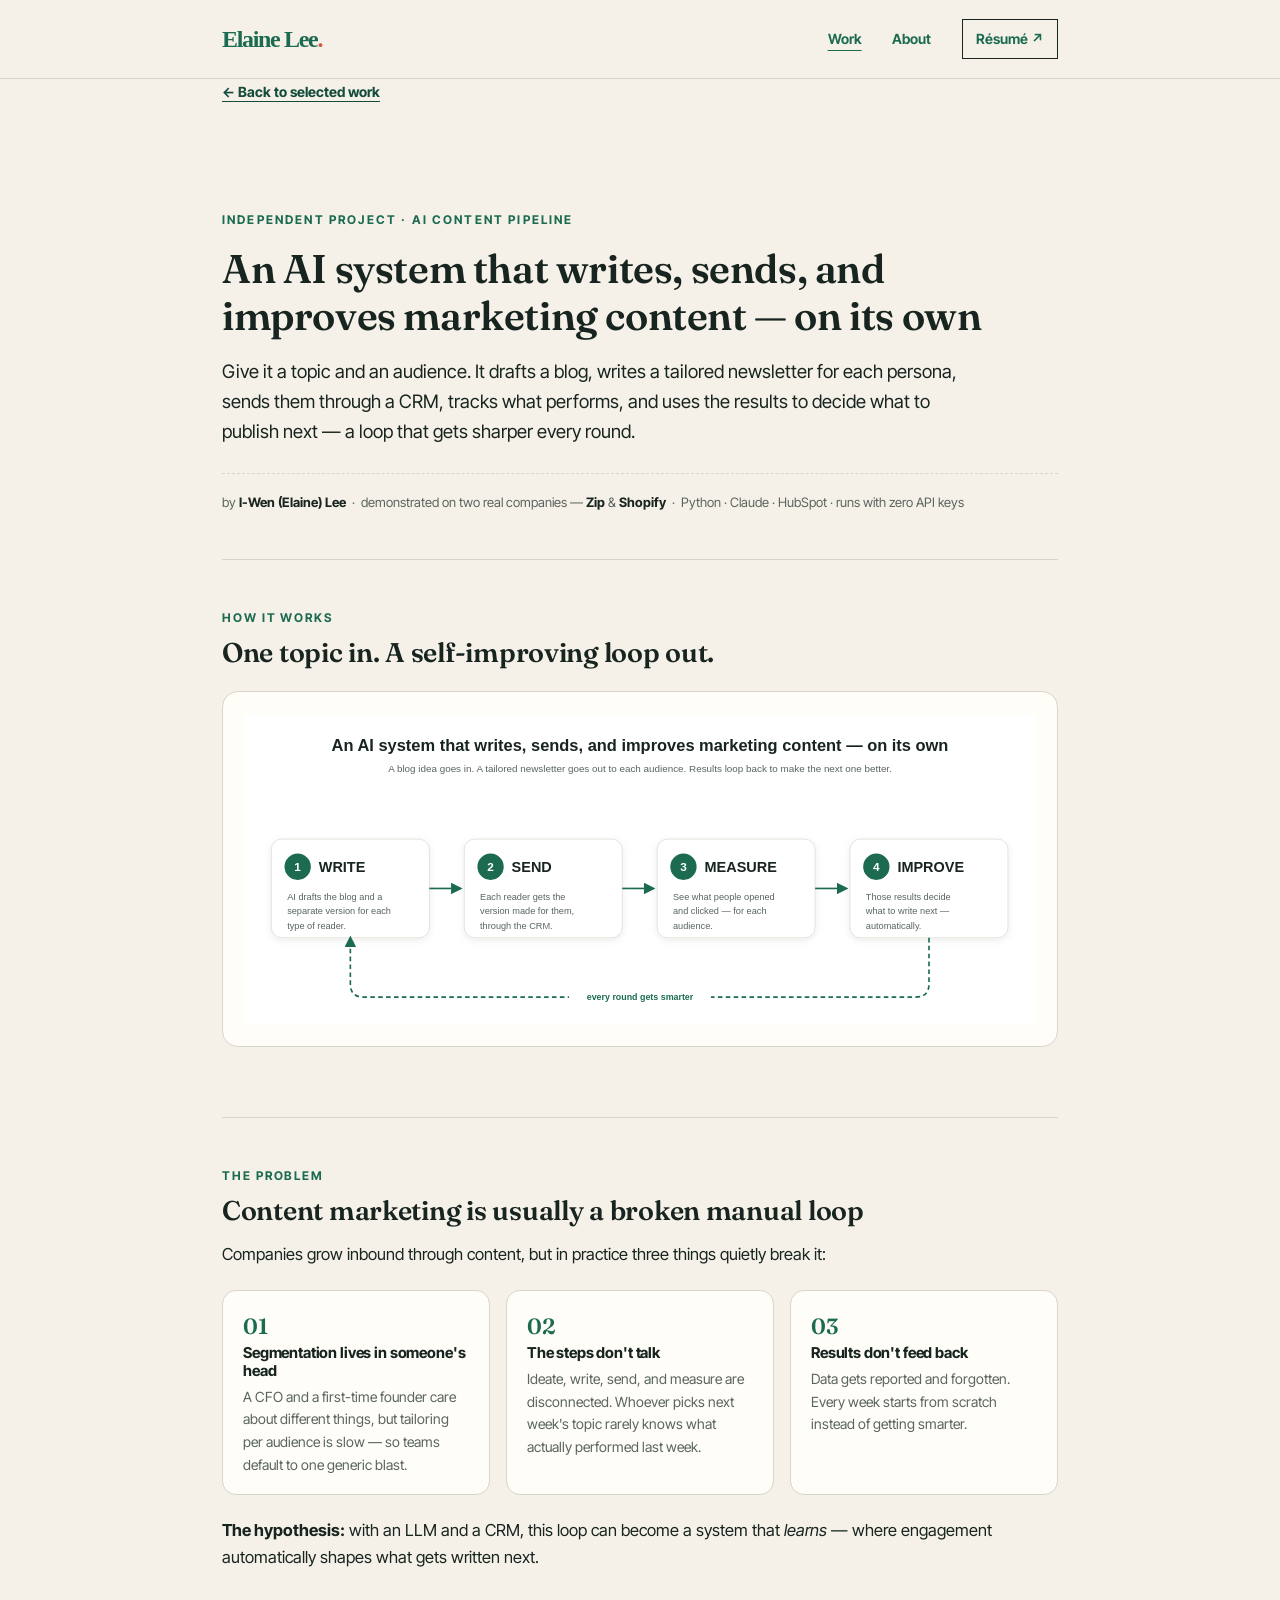
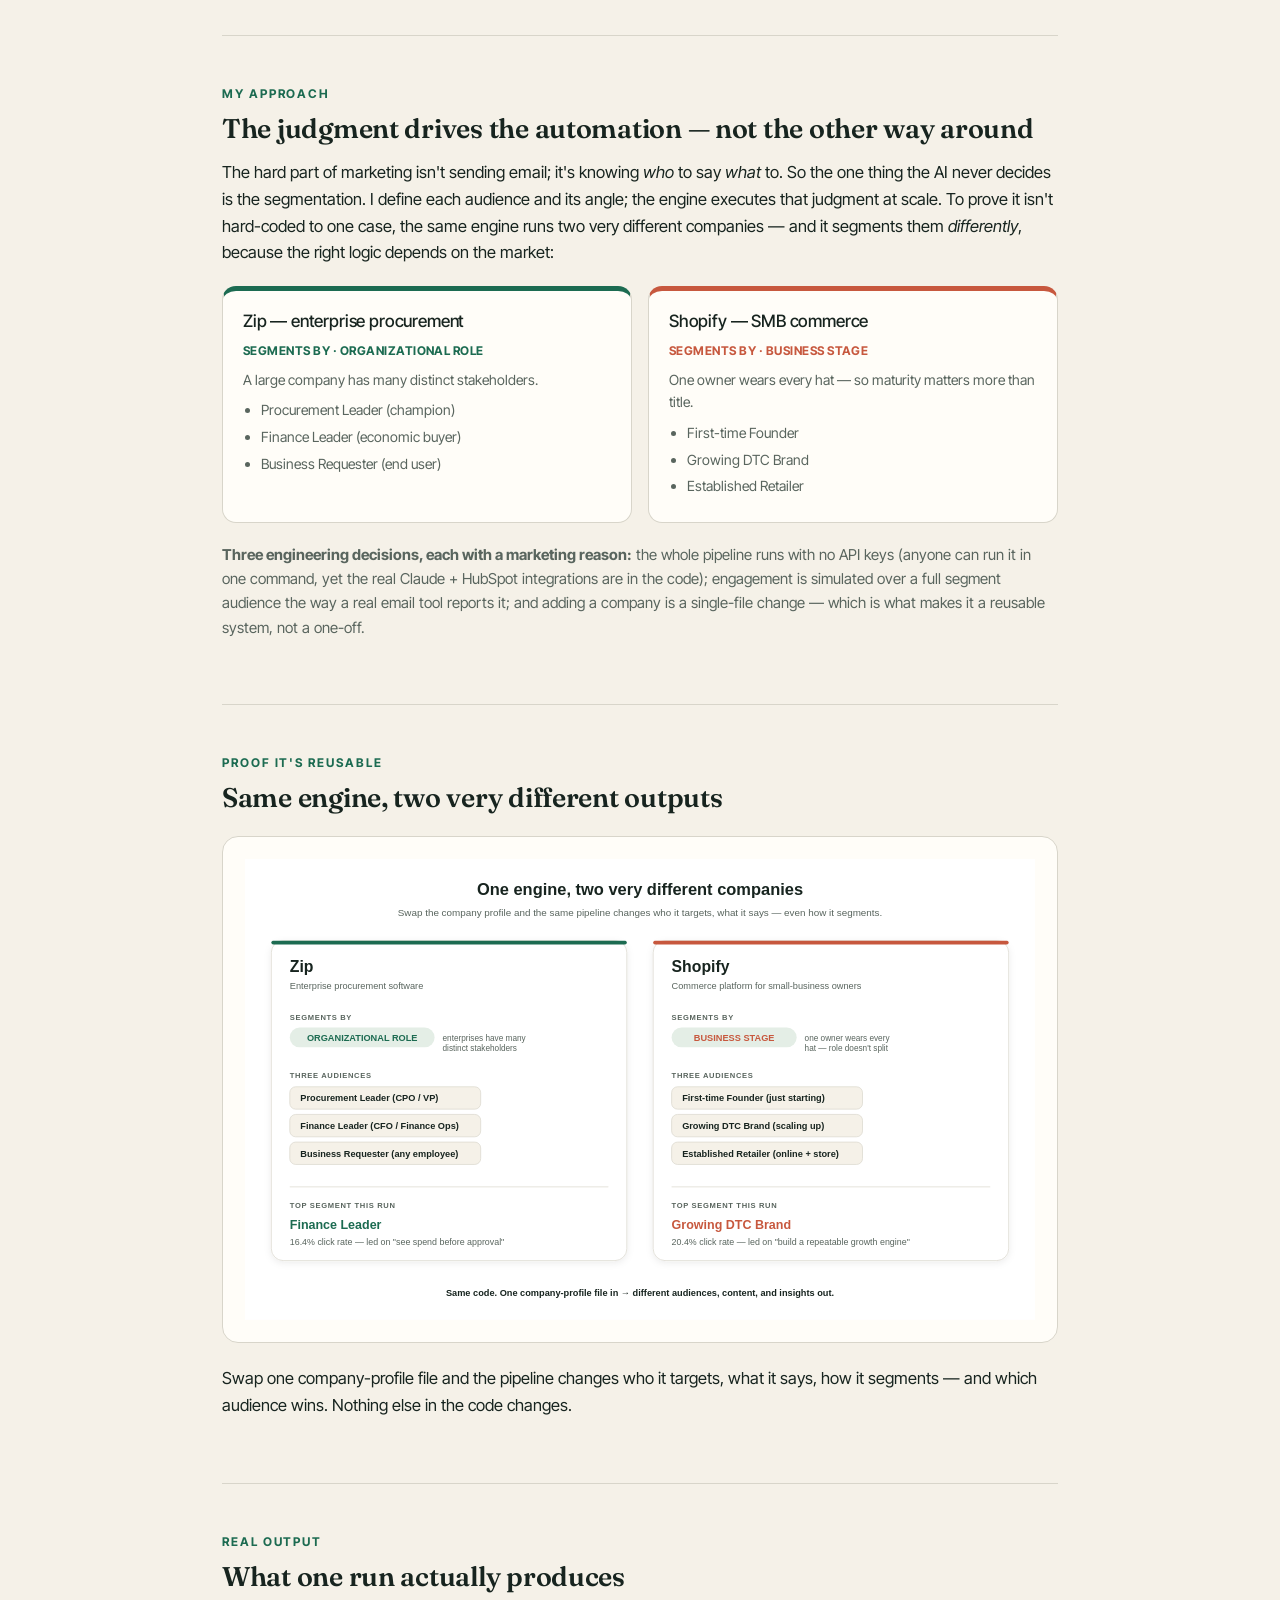
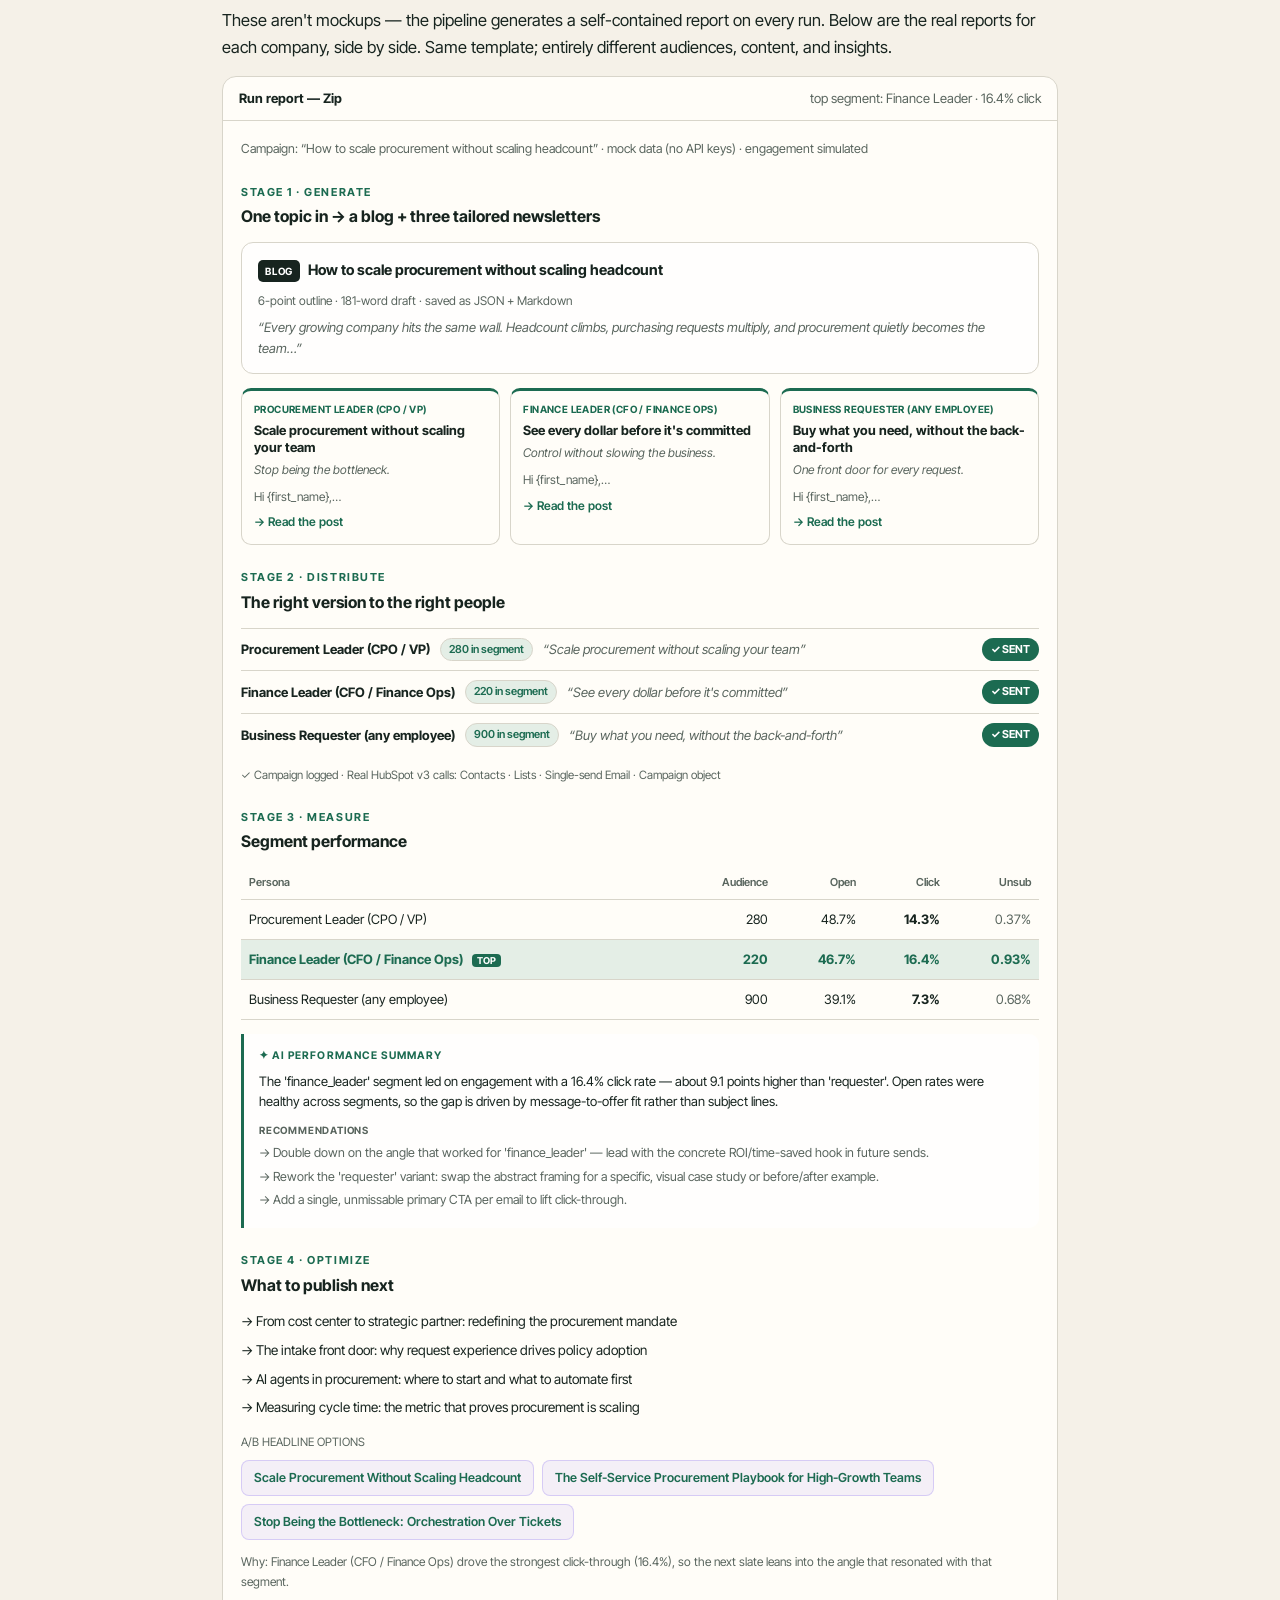
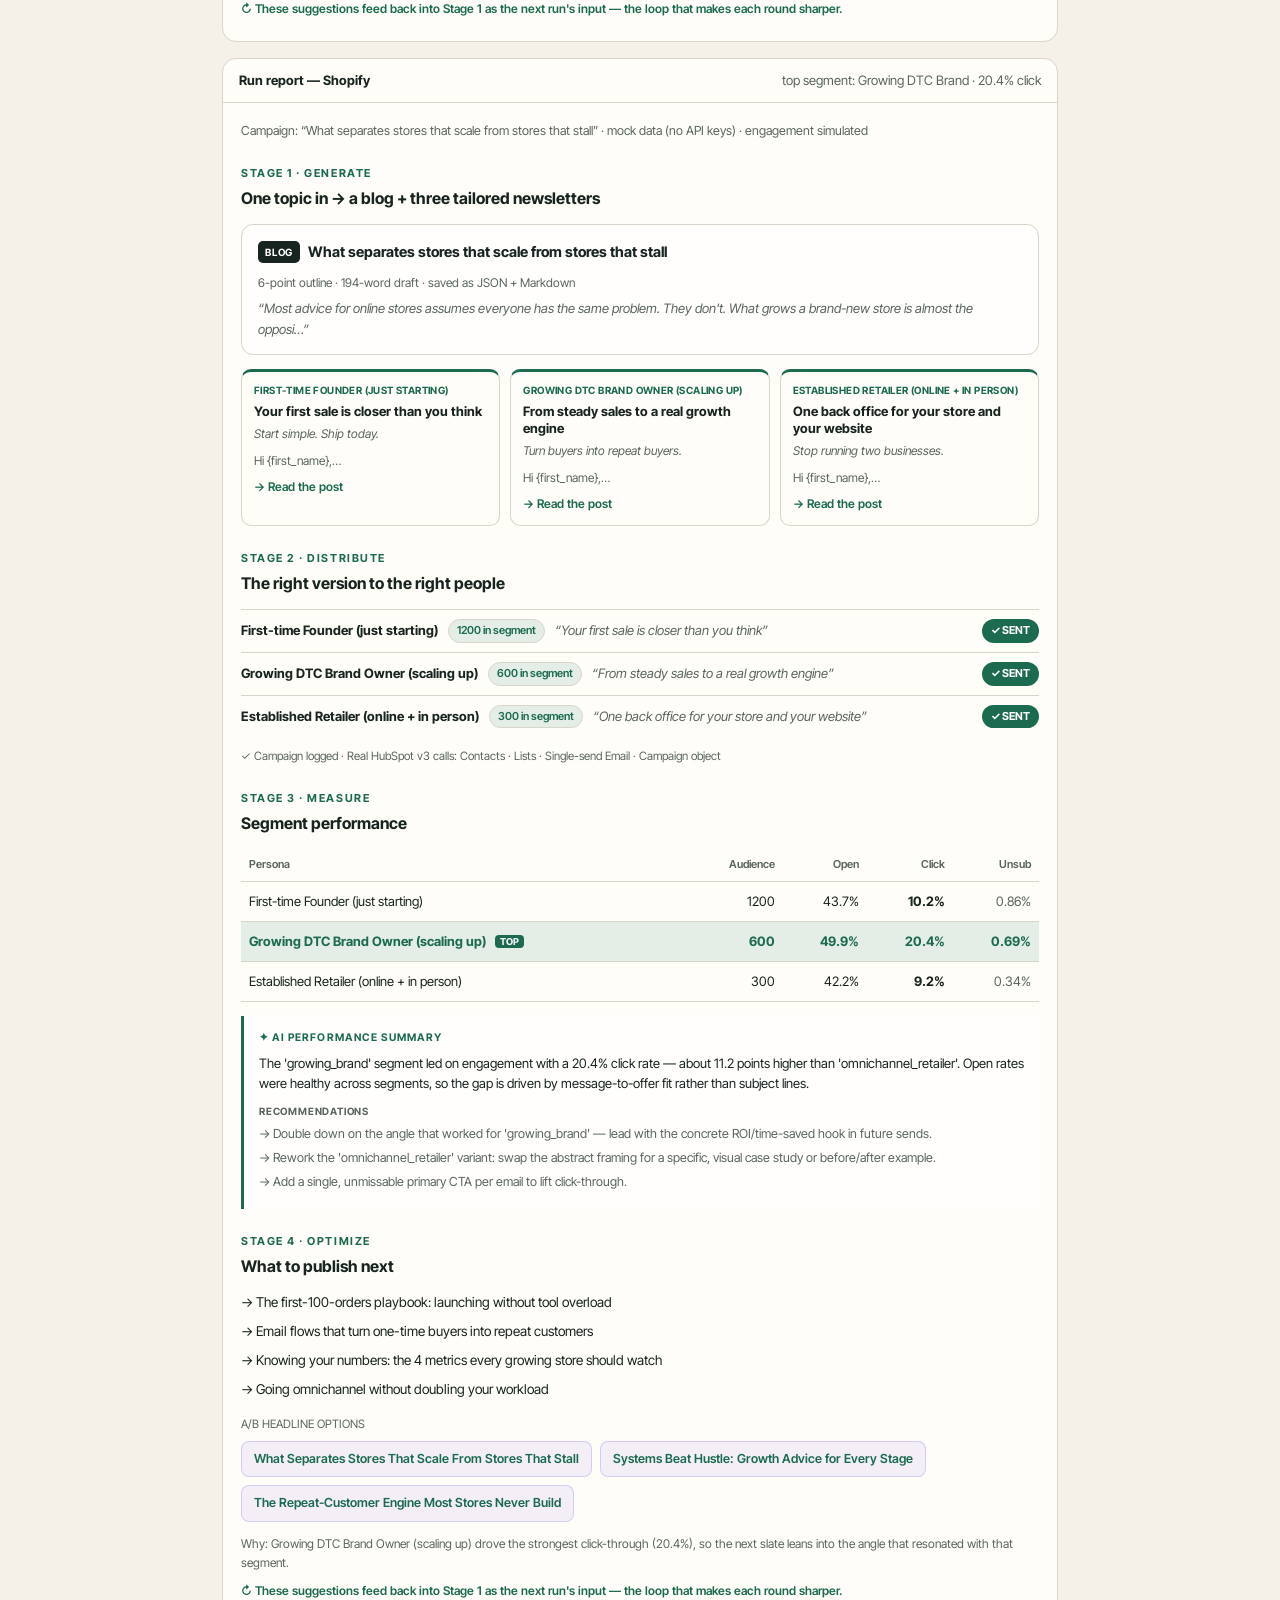
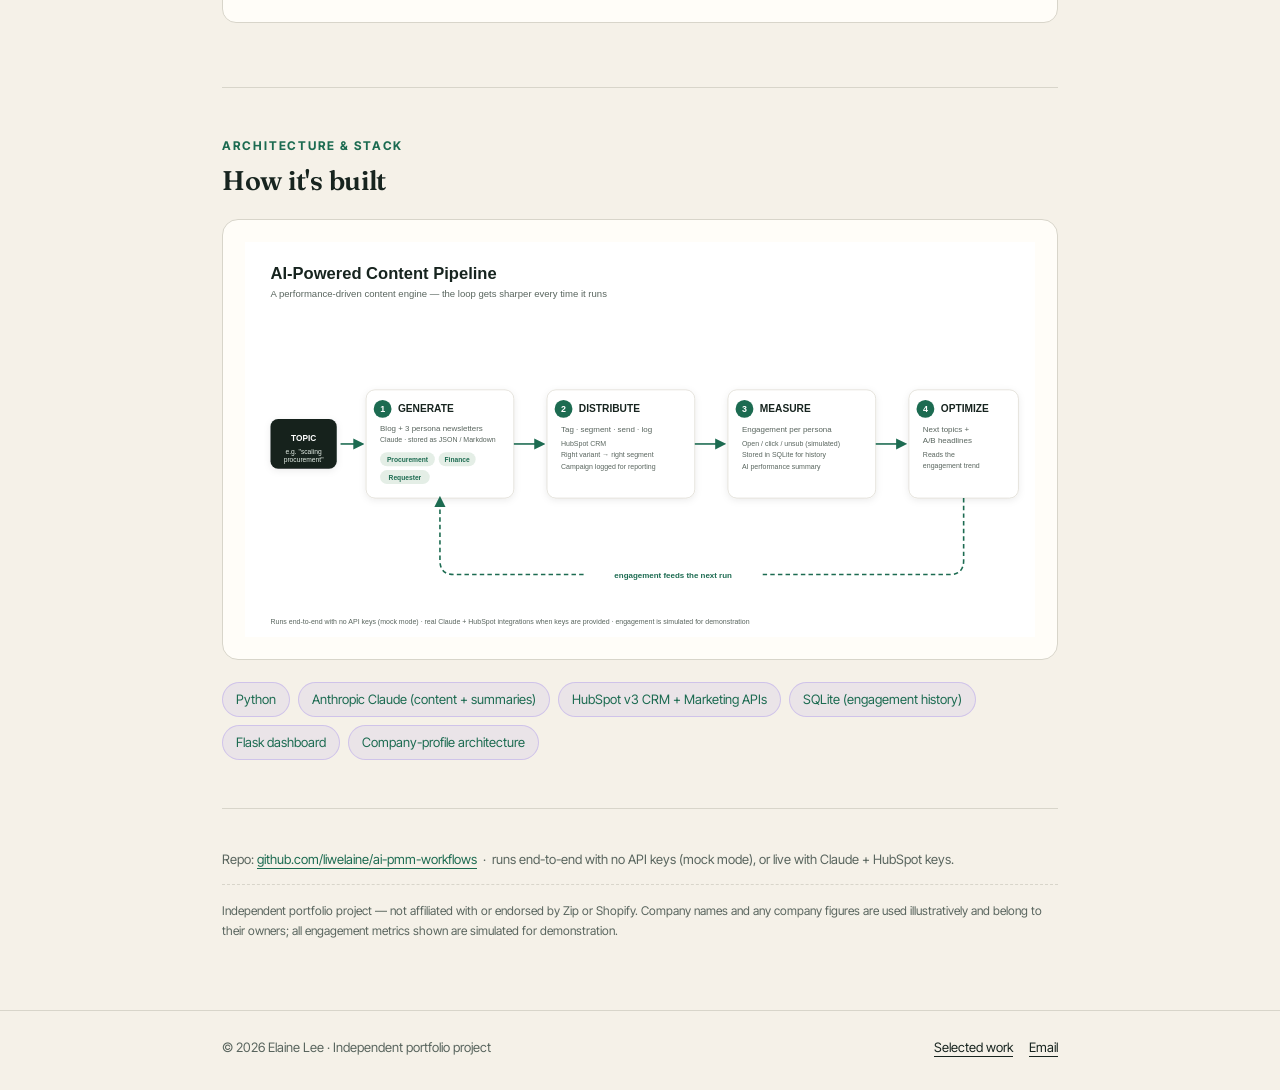
<file: portfolio-case-study-2.html>
<!doctype html>
<html lang="en"><head><meta charset="utf-8">
<meta name="viewport" content="width=device-width, initial-scale=1">
<title>AI Content Pipeline — Independent Project · Elaine Lee</title>
<meta name="description" content="An independent portfolio project by Elaine Lee: one company profile in, full GTM content loop out — personas, content, CRM distribution, analytics, and recommendations." />
<meta name="author" content="Elaine Lee (I-Wen Lee)" />
<meta name="robots" content="index, follow, max-image-preview:large" />
<meta name="theme-color" content="#f5f1e8" />
<link rel="canonical" href="https://leeiwen.org/portfolio-case-study-2.html" />
<link rel="icon" href="data:image/svg+xml,<svg xmlns='http://www.w3.org/2000/svg' viewBox='0 0 64 64'><rect width='64' height='64' rx='14' fill='%231C6B51'/><text x='50%25' y='50%25' text-anchor='middle' dominant-baseline='central' font-family='Georgia,serif' font-size='40' font-weight='700' fill='%23F5F1E8'>E</text></svg>" />
<meta property="og:type" content="article" />
<meta property="og:site_name" content="Elaine Lee — PMM Portfolio" />
<meta property="og:url" content="https://leeiwen.org/portfolio-case-study-2.html" />
<meta property="og:title" content="AI Content Pipeline — Independent Project" />
<meta property="og:description" content="One company profile in, full GTM content loop out: personas, content, CRM distribution, analytics, and recommendations." />
<meta property="og:image" content="https://leeiwen.org/og-image.png" />
<meta property="og:image:width" content="1200" />
<meta property="og:image:height" content="630" />
<meta property="og:image:alt" content="AI Content Pipeline case study — Elaine Lee" />
<meta name="twitter:card" content="summary_large_image" />
<meta name="twitter:title" content="AI Content Pipeline — Independent Project" />
<meta name="twitter:description" content="One company profile in, full GTM content loop out: personas, content, distribution, analytics, recommendations." />
<meta name="twitter:image" content="https://leeiwen.org/og-image.png" />
<script type="application/ld+json">
{
  "@context": "https://schema.org",
  "@type": "CreativeWork",
  "name": "AI Content Pipeline — Independent Project",
  "headline": "An AI system that writes, sends, measures, and improves marketing content",
  "url": "https://leeiwen.org/portfolio-case-study-2.html",
  "image": "https://leeiwen.org/og-image.png",
  "author": { "@type": "Person", "name": "Elaine Lee", "alternateName": "I-Wen Lee", "url": "https://leeiwen.org/" },
  "about": ["Product Marketing", "Go-to-Market", "AI Workflows", "Content Strategy"],
  "isPartOf": { "@type": "WebSite", "name": "Elaine Lee — PMM Portfolio", "url": "https://leeiwen.org/" }
}
</script>
<link rel="preconnect" href="https://fonts.googleapis.com">
<link rel="preconnect" href="https://fonts.gstatic.com" crossorigin>
<link href="https://fonts.googleapis.com/css2?family=Fraunces:ital,opsz,wght@0,9..144,300..900;1,9..144,300..900&family=Inter+Tight:wght@300;400;500;600;700&display=swap" rel="stylesheet">
<link rel="stylesheet" href="site.css">
<style>
  :root{--ink:#17241F;--paper:#F5F1E8;--card:#FFFDF8;--line:#D8D5CA;--mut:#59655E;--teal:#1C6B51;--amber:#C7583E;--violet:#1C6B51;--mint:#C7583E;--mint-soft:#E4EEE6;}
  *{box-sizing:border-box} html,body{margin:0}
  body{background:var(--paper);color:var(--ink);font-family:'Inter Tight',-apple-system,Arial,sans-serif;line-height:1.62;-webkit-font-smoothing:antialiased}
  .wrap{max-width:880px;margin:0 auto;padding:0 22px}
  h1,h2,h3{font-family:'Fraunces',Georgia,serif;line-height:1.18;letter-spacing:-.01em}
  a{color:var(--teal)}

  /* hero */
  .hero{padding:74px 0 46px;border-bottom:1px solid var(--line)}
  .eyebrow{font-size:12px;font-weight:700;letter-spacing:.18em;text-transform:uppercase;color:var(--teal)}
  .hero h1{font-size:40px;font-weight:600;margin:16px 0 18px}
  .lede{font-size:18.5px;color:var(--ink);max-width:760px}
  .meta{margin-top:26px;font-size:13px;color:var(--mut);border-top:1px dashed var(--line);padding-top:18px}
  .meta b{color:var(--ink)}

  section{padding:48px 0;border-bottom:1px solid var(--line)}
  .kicker{font-size:12px;font-weight:700;letter-spacing:.16em;text-transform:uppercase;color:var(--teal);margin-bottom:10px}
  h2{font-size:27px;font-weight:600;margin:0 0 14px}
  p{font-size:16.5px;margin:0 0 16px}
  .fig{background:var(--card);border:1px solid var(--line);border-radius:16px;padding:22px;margin:22px 0}
  .cap{font-size:13px;color:var(--mut);margin-top:10px;text-align:center}

  .grid3{display:grid;grid-template-columns:1fr 1fr 1fr;gap:16px;margin:22px 0}
  .tile{background:var(--card);border:1px solid var(--line);border-radius:14px;padding:18px 20px}
  .tile h3{font-family:'Inter Tight';font-size:15px;font-weight:700;margin:0 0 6px}
  .tile p{font-size:14px;color:var(--mut);margin:0}
  .tile .n{font-family:'Fraunces';font-size:22px;color:var(--teal);font-weight:600}

  .seglogic{display:grid;grid-template-columns:1fr 1fr;gap:16px;margin:20px 0}
  .seg{border:1px solid var(--line);border-radius:14px;padding:20px;background:var(--card)}
  .seg.z{border-top:5px solid var(--teal)} .seg.s{border-top:5px solid var(--amber)}
  .seg h3{font-family:'Inter Tight';font-size:17px;margin:0 0 2px}
  .seg .by{font-size:12px;font-weight:700;letter-spacing:.04em;text-transform:uppercase;margin:10px 0 8px}
  .seg.z .by{color:var(--teal)} .seg.s .by{color:var(--amber)}
  .seg ul{margin:8px 0 0;padding-left:18px;font-size:14px;color:var(--mut)}
  .seg li{margin:4px 0}

  .report{border:1px solid var(--line);border-radius:14px;overflow:hidden;margin:16px 0;background:var(--card)}
  .report img{width:100%;display:block}
  .report .lab{padding:11px 16px;font-size:13px;font-weight:700;border-bottom:1px solid var(--line)}
  .report .lab span{float:right;font-weight:400;color:var(--mut)}

  .stack{display:flex;flex-wrap:wrap;gap:8px;margin-top:8px}
  .pill{font-size:13px;background:rgba(110,77,235,.08);color:var(--violet);border:1px solid rgba(110,77,235,.22);border-radius:999px;padding:6px 13px}
  ul.next{padding-left:20px} ul.next li{margin:7px 0;font-size:16px}
  footer{padding:40px 0 70px;color:var(--mut);font-size:13px}
  .disc{font-size:12px;color:#59655E;margin-top:14px;border-top:1px dashed var(--line);padding-top:16px}
  @media(max-width:680px){.grid3,.seglogic{grid-template-columns:1fr}.hero h1{font-size:31px}}

  /* ===== run report (native HTML — crisp at any resolution) ===== */
  .rp{padding:18px 18px 22px}
  .rp-camp{font-size:12.5px;color:var(--mut);margin:0 0 4px}
  .rp-stage{margin-top:24px}
  .rp-sk{font-size:11px;font-weight:700;letter-spacing:.14em;text-transform:uppercase;color:var(--teal);margin-bottom:3px}
  .rp-st{font-family:'Inter Tight';font-size:16px;font-weight:700;margin:0 0 12px}
  .rp-blog{background:rgba(255,255,255,.72);border:1px solid var(--line);border-radius:12px;padding:14px 16px;margin-bottom:14px}
  .rp-blog .tag{display:inline-block;font-size:10px;font-weight:700;letter-spacing:.08em;background:var(--ink);color:#fff;border-radius:5px;padding:3px 7px;margin-right:8px;vertical-align:middle}
  .rp-blog .bt{font-weight:700;font-size:14.5px}
  .rp-blog .bm{font-size:12px;color:var(--mut);margin:8px 0 6px}
  .rp-blog .bq{font-size:13px;color:var(--mut);font-style:italic;margin:0}
  .rp-personas{display:grid;grid-template-columns:1fr 1fr 1fr;gap:10px}
  .rp-p{border:1px solid var(--line);border-top:3px solid var(--teal);border-radius:10px;padding:12px}
  .rp-p .pl{font-size:10px;font-weight:700;letter-spacing:.04em;text-transform:uppercase;color:var(--teal);margin-bottom:6px;line-height:1.3}
  .rp-p .ph{font-size:13px;font-weight:700;margin:0 0 4px;line-height:1.3}
  .rp-p .ps{font-size:12px;color:var(--mut);font-style:italic;margin:0 0 8px}
  .rp-p .pg{font-size:12px;color:#59655E;margin:0 0 6px}
  .rp-p .pr{font-size:12px;font-weight:600;color:var(--teal)}
  .rp-row{display:flex;align-items:center;gap:10px;padding:9px 0;border-top:1px solid var(--line);font-size:13px}
  .rp-row:first-of-type{border-top:none}
  .rp-row .nm{font-weight:700}
  .rp-row .seg{font-size:11px;color:var(--teal);background:#E4EEE6;border-radius:999px;padding:2px 8px;font-weight:600;white-space:nowrap}
  .rp-row .subj{color:var(--mut);font-style:italic;flex:1}
  .rp-row .sent{font-size:11px;font-weight:700;color:#fff;background:var(--teal);border-radius:999px;padding:3px 9px;white-space:nowrap}
  .rp-note{font-size:11.5px;color:#59655E;margin-top:10px}
  .rp-tbl{width:100%;border-collapse:collapse;font-size:13px;margin-top:4px}
  .rp-tbl th{font-weight:600;color:var(--mut);text-align:right;padding:7px 8px;font-size:11px;border-bottom:1px solid var(--line)}
  .rp-tbl th:first-child{text-align:left}
  .rp-tbl td{padding:9px 8px;text-align:right;border-bottom:1px solid var(--line)}
  .rp-tbl td:first-child{text-align:left}
  .rp-tbl tr.top td{background:#E4EEE6;color:var(--teal);font-weight:700}
  .rp-tbl .badge{font-size:9.5px;font-weight:700;color:#fff;background:var(--teal);border-radius:4px;padding:1px 5px;margin-left:6px;vertical-align:middle}
  .rp-tbl .click{font-weight:700;color:var(--ink)}
  .rp-tbl .uns{color:#59655E}
  .rp-ai{border-left:3px solid var(--teal);background:rgba(255,255,255,.72);border-radius:0 10px 10px 0;padding:13px 15px;margin-top:14px}
  .rp-ai .h{font-size:10.5px;font-weight:700;letter-spacing:.1em;text-transform:uppercase;color:var(--teal);margin-bottom:7px}
  .rp-ai p{font-size:13px;margin:0 0 10px;line-height:1.55}
  .rp-ai .rh{font-size:10px;font-weight:700;letter-spacing:.08em;text-transform:uppercase;color:#59655E;margin:0 0 6px}
  .rp-ai .rec{font-size:12.5px;color:var(--mut);margin:5px 0;line-height:1.5}
  .rp-next{list-style:none;padding:0;margin:6px 0 0}
  .rp-next li{font-size:13.5px;margin:7px 0}
  .rp-ab{display:flex;flex-wrap:wrap;gap:8px;margin-top:8px}
  .rp-ab .opt{font-size:12.5px;background:rgba(110,77,235,.08);color:var(--violet);border:1px solid rgba(110,77,235,.22);border-radius:8px;padding:7px 12px;font-weight:600}
  .rp-why{font-size:12px;color:#59655E;margin-top:12px}
  .rp-loop{font-size:12px;color:var(--teal);font-weight:600;margin-top:8px}
  @media(max-width:680px){.rp-personas{grid-template-columns:1fr}.rp-row{flex-wrap:wrap}.rp-row .subj{flex-basis:100%}.rp-tbl{display:block;max-width:100%;overflow-x:auto;white-space:nowrap}.rp-tbl:focus-visible{outline:3px solid #C7583E;outline-offset:3px}}
</style></head>
<body data-page="independent-project">
<a class="skip-link" href="#content">Skip to content</a>
<header class="site-header"><nav class="wrap nav-inner" aria-label="Main navigation"><a class="brand" href="index.html" aria-label="Elaine Lee, home">Elaine Lee<span>.</span></a><div class="nav-links"><a href="work.html" aria-current="page">Work</a><a href="about.html">About</a><a class="nav-resume" href="Elaine_Lee_Resume.pdf" target="_blank" rel="noopener">Résumé ↗</a></div></nav></header>
  <main class="wrap" id="content"><a class="back-link" href="work.html">← Back to selected work</a>

  <header class="hero">
    <div class="eyebrow">Independent project · AI Content Pipeline</div>
    <h1>An AI system that writes, sends, and improves marketing content — on its own</h1>
    <p class="lede">Give it a topic and an audience. It drafts a blog, writes a tailored newsletter for
    each persona, sends them through a CRM, tracks what performs, and uses the results to decide what to
    publish next — a loop that gets sharper every round.</p>
    <div class="meta">by <b>I-Wen (Elaine) Lee</b> &nbsp;·&nbsp; demonstrated on two real companies — <b>Zip</b> &amp; <b>Shopify</b>
    &nbsp;·&nbsp; Python · Claude · HubSpot · runs with zero API keys</div>
  </header>

  <section>
    <div class="kicker">How it works</div>
    <h2>One topic in. A self-improving loop out.</h2>
    <div class="fig"><svg role="img" aria-label="Four-step content workflow: write, send, measure, and improve, with results feeding the next cycle." style="width:100%;height:auto;display:block" viewBox="0 0 1200 470" xmlns="http://www.w3.org/2000/svg" font-family="'Helvetica Neue', Arial, sans-serif">
  <defs>
    <filter id="soft" x="-20%" y="-20%" width="140%" height="140%">
      <feDropShadow dx="0" dy="3" stdDeviation="6" flood-color="#17241F" flood-opacity="0.08"/>
    </filter>
    <marker id="arrow" viewBox="0 0 10 10" refX="8" refY="5" markerWidth="7" markerHeight="7" orient="auto-start-reverse">
      <path d="M0,0 L10,5 L0,10 z" fill="#1C6B51"/>
    </marker>
  </defs>

  <rect width="1200" height="470" fill="#FFFFFF"/>

  <!-- plain-language title -->
  <text x="600" y="56" font-size="25" font-weight="700" fill="#17241F" text-anchor="middle">An AI system that writes, sends, and improves marketing content — on its own</text>
  <text x="600" y="88" font-size="15" fill="#59655E" text-anchor="middle">A blog idea goes in. A tailored newsletter goes out to each audience. Results loop back to make the next one better.</text>

  <!-- ===== 4 plain steps ===== -->
  <!-- 1 WRITE -->
  <g filter="url(#soft)"><rect x="40" y="190" width="240" height="150" rx="16" fill="#FFFFFF" stroke="#D8D5CA"/></g>
  <circle cx="80" cy="232" r="20" fill="#1C6B51"/>
  <text x="80" y="239" font-size="18" font-weight="700" fill="#FFFFFF" text-anchor="middle">1</text>
  <text x="112" y="240" font-size="22" font-weight="700" fill="#17241F">WRITE</text>
  <text x="64" y="282" font-size="14" fill="#59655E">AI drafts the blog and a</text>
  <text x="64" y="304" font-size="14" fill="#59655E">separate version for each</text>
  <text x="64" y="326" font-size="14" fill="#59655E">type of reader.</text>

  <line x1="280" y1="265" x2="327" y2="265" stroke="#1C6B51" stroke-width="2.5" marker-end="url(#arrow)"/>

  <!-- 2 SEND -->
  <g filter="url(#soft)"><rect x="333" y="190" width="240" height="150" rx="16" fill="#FFFFFF" stroke="#D8D5CA"/></g>
  <circle cx="373" cy="232" r="20" fill="#1C6B51"/>
  <text x="373" y="239" font-size="18" font-weight="700" fill="#FFFFFF" text-anchor="middle">2</text>
  <text x="405" y="240" font-size="22" font-weight="700" fill="#17241F">SEND</text>
  <text x="357" y="282" font-size="14" fill="#59655E">Each reader gets the</text>
  <text x="357" y="304" font-size="14" fill="#59655E">version made for them,</text>
  <text x="357" y="326" font-size="14" fill="#59655E">through the CRM.</text>

  <line x1="573" y1="265" x2="620" y2="265" stroke="#1C6B51" stroke-width="2.5" marker-end="url(#arrow)"/>

  <!-- 3 MEASURE -->
  <g filter="url(#soft)"><rect x="626" y="190" width="240" height="150" rx="16" fill="#FFFFFF" stroke="#D8D5CA"/></g>
  <circle cx="666" cy="232" r="20" fill="#1C6B51"/>
  <text x="666" y="239" font-size="18" font-weight="700" fill="#FFFFFF" text-anchor="middle">3</text>
  <text x="698" y="240" font-size="22" font-weight="700" fill="#17241F">MEASURE</text>
  <text x="650" y="282" font-size="14" fill="#59655E">See what people opened</text>
  <text x="650" y="304" font-size="14" fill="#59655E">and clicked — for each</text>
  <text x="650" y="326" font-size="14" fill="#59655E">audience.</text>

  <line x1="866" y1="265" x2="913" y2="265" stroke="#1C6B51" stroke-width="2.5" marker-end="url(#arrow)"/>

  <!-- 4 IMPROVE -->
  <g filter="url(#soft)"><rect x="919" y="190" width="240" height="150" rx="16" fill="#FFFFFF" stroke="#D8D5CA"/></g>
  <circle cx="959" cy="232" r="20" fill="#1C6B51"/>
  <text x="959" y="239" font-size="18" font-weight="700" fill="#FFFFFF" text-anchor="middle">4</text>
  <text x="991" y="240" font-size="22" font-weight="700" fill="#17241F">IMPROVE</text>
  <text x="943" y="282" font-size="14" fill="#59655E">Those results decide</text>
  <text x="943" y="304" font-size="14" fill="#59655E">what to write next —</text>
  <text x="943" y="326" font-size="14" fill="#59655E">automatically.</text>

  <!-- loop back -->
  <path d="M 1039 340 L 1039 410 Q 1039 430 1019 430 L 180 430 Q 160 430 160 410 L 160 340"
        fill="none" stroke="#1C6B51" stroke-width="2.5" stroke-dasharray="7 5" marker-end="url(#arrow)"/>
  <rect x="492" y="418" width="216" height="24" rx="12" fill="#FFFFFF"/>
  <text x="600" y="435" font-size="13.5" font-weight="600" fill="#1C6B51" text-anchor="middle">every round gets smarter</text>
</svg></div>
  </section>

  <section>
    <div class="kicker">The problem</div>
    <h2>Content marketing is usually a broken manual loop</h2>
    <p>Companies grow inbound through content, but in practice three things quietly break it:</p>
    <div class="grid3">
      <div class="tile"><div class="n">01</div><h3>Segmentation lives in someone's head</h3><p>A CFO and a first-time founder care about different things, but tailoring per audience is slow — so teams default to one generic blast.</p></div>
      <div class="tile"><div class="n">02</div><h3>The steps don't talk</h3><p>Ideate, write, send, and measure are disconnected. Whoever picks next week's topic rarely knows what actually performed last week.</p></div>
      <div class="tile"><div class="n">03</div><h3>Results don't feed back</h3><p>Data gets reported and forgotten. Every week starts from scratch instead of getting smarter.</p></div>
    </div>
    <p><b>The hypothesis:</b> with an LLM and a CRM, this loop can become a system that <i>learns</i> — where engagement automatically shapes what gets written next.</p>
  </section>

  <section>
    <div class="kicker">My approach</div>
    <h2>The judgment drives the automation — not the other way around</h2>
    <p>The hard part of marketing isn't sending email; it's knowing <i>who</i> to say <i>what</i> to. So the
    one thing the AI never decides is the segmentation. I define each audience and its angle; the engine
    executes that judgment at scale. To prove it isn't hard-coded to one case, the same engine runs two very
    different companies — and it segments them <i>differently</i>, because the right logic depends on the market:</p>
    <div class="seglogic">
      <div class="seg z"><h3>Zip — enterprise procurement</h3>
        <div class="by">Segments by · organizational role</div>
        <p style="font-size:14px;color:var(--mut);margin:0 0 6px">A large company has many distinct stakeholders.</p>
        <ul><li>Procurement Leader (champion)</li><li>Finance Leader (economic buyer)</li><li>Business Requester (end user)</li></ul>
      </div>
      <div class="seg s"><h3>Shopify — SMB commerce</h3>
        <div class="by">Segments by · business stage</div>
        <p style="font-size:14px;color:var(--mut);margin:0 0 6px">One owner wears every hat — so maturity matters more than title.</p>
        <ul><li>First-time Founder</li><li>Growing DTC Brand</li><li>Established Retailer</li></ul>
      </div>
    </div>
    <p style="font-size:15px;color:var(--mut)"><b>Three engineering decisions, each with a marketing reason:</b> the whole pipeline
    runs with no API keys (anyone can run it in one command, yet the real Claude + HubSpot integrations are in the code);
    engagement is simulated over a full segment audience the way a real email tool reports it; and adding a company is a
    single-file change — which is what makes it a reusable system, not a one-off.</p>
  </section>

  <section>
    <div class="kicker">Proof it's reusable</div>
    <h2>Same engine, two very different outputs</h2>
    <div class="fig"><svg role="img" aria-label="Comparison of Zip, which segments enterprise procurement audiences by role, and Shopify, which segments small-business audiences by business stage." style="width:100%;height:auto;display:block" viewBox="0 0 1200 700" xmlns="http://www.w3.org/2000/svg" font-family="'Helvetica Neue', Arial, sans-serif">
  <defs>
    <filter id="soft" x="-20%" y="-20%" width="140%" height="140%">
      <feDropShadow dx="0" dy="3" stdDeviation="6" flood-color="#17241F" flood-opacity="0.08"/>
    </filter>
  </defs>
  <rect width="1200" height="700" fill="#FFFFFF"/>

  <!-- title -->
  <text x="600" y="54" font-size="25" font-weight="700" fill="#17241F" text-anchor="middle">One engine, two very different companies</text>
  <text x="600" y="86" font-size="15" fill="#59655E" text-anchor="middle">Swap the company profile and the same pipeline changes who it targets, what it says — even how it segments.</text>

  <!-- ============ ZIP CARD ============ -->
  <g filter="url(#soft)"><rect x="40" y="124" width="540" height="486" rx="18" fill="#FFFFFF" stroke="#D8D5CA"/></g>
  <rect x="40" y="124" width="540" height="6" rx="3" fill="#1C6B51"/>
  <text x="68" y="172" font-size="24" font-weight="700" fill="#17241F">Zip</text>
  <text x="68" y="197" font-size="14" fill="#59655E">Enterprise procurement software</text>

  <text x="68" y="244" font-size="11.5" font-weight="700" fill="#59655E" letter-spacing="1">SEGMENTS BY</text>
  <g><rect x="68" y="256" width="220" height="30" rx="15" fill="#E4EEE6"/>
     <text x="178" y="276" font-size="14" font-weight="700" fill="#1C6B51" text-anchor="middle">ORGANIZATIONAL ROLE</text></g>
  <text x="300" y="276" font-size="12.5" fill="#59655E">enterprises have many</text>
  <text x="300" y="292" font-size="12.5" fill="#59655E">distinct stakeholders</text>

  <text x="68" y="332" font-size="11.5" font-weight="700" fill="#59655E" letter-spacing="1">THREE AUDIENCES</text>
  <g font-size="14" font-weight="600">
    <rect x="68" y="346" width="290" height="34" rx="9" fill="#F5F1E8" stroke="#D8D5CA"/>
    <text x="84" y="368" fill="#17241F">Procurement Leader (CPO / VP)</text>
    <rect x="68" y="388" width="290" height="34" rx="9" fill="#F5F1E8" stroke="#D8D5CA"/>
    <text x="84" y="410" fill="#17241F">Finance Leader (CFO / Finance Ops)</text>
    <rect x="68" y="430" width="290" height="34" rx="9" fill="#F5F1E8" stroke="#D8D5CA"/>
    <text x="84" y="452" fill="#17241F">Business Requester (any employee)</text>
  </g>

  <line x1="68" y1="498" x2="552" y2="498" stroke="#D8D5CA"/>
  <text x="68" y="530" font-size="11.5" font-weight="700" fill="#59655E" letter-spacing="1">TOP SEGMENT THIS RUN</text>
  <text x="68" y="562" font-size="19" font-weight="700" fill="#1C6B51">Finance Leader</text>
  <text x="68" y="586" font-size="13.5" fill="#59655E">16.4% click rate — led on "see spend before approval"</text>

  <!-- ============ SHOPIFY CARD ============ -->
  <g filter="url(#soft)"><rect x="620" y="124" width="540" height="486" rx="18" fill="#FFFFFF" stroke="#D8D5CA"/></g>
  <rect x="620" y="124" width="540" height="6" rx="3" fill="#C7583E"/>
  <text x="648" y="172" font-size="24" font-weight="700" fill="#17241F">Shopify</text>
  <text x="648" y="197" font-size="14" fill="#59655E">Commerce platform for small-business owners</text>

  <text x="648" y="244" font-size="11.5" font-weight="700" fill="#59655E" letter-spacing="1">SEGMENTS BY</text>
  <g><rect x="648" y="256" width="190" height="30" rx="15" fill="#E4EEE6"/>
     <text x="743" y="276" font-size="14" font-weight="700" fill="#C7583E" text-anchor="middle">BUSINESS STAGE</text></g>
  <text x="850" y="276" font-size="12.5" fill="#59655E">one owner wears every</text>
  <text x="850" y="292" font-size="12.5" fill="#59655E">hat — role doesn't split</text>

  <text x="648" y="332" font-size="11.5" font-weight="700" fill="#59655E" letter-spacing="1">THREE AUDIENCES</text>
  <g font-size="14" font-weight="600">
    <rect x="648" y="346" width="290" height="34" rx="9" fill="#F5F1E8" stroke="#D8D5CA"/>
    <text x="664" y="368" fill="#17241F">First-time Founder (just starting)</text>
    <rect x="648" y="388" width="290" height="34" rx="9" fill="#F5F1E8" stroke="#D8D5CA"/>
    <text x="664" y="410" fill="#17241F">Growing DTC Brand (scaling up)</text>
    <rect x="648" y="430" width="290" height="34" rx="9" fill="#F5F1E8" stroke="#D8D5CA"/>
    <text x="664" y="452" fill="#17241F">Established Retailer (online + store)</text>
  </g>

  <line x1="648" y1="498" x2="1132" y2="498" stroke="#D8D5CA"/>
  <text x="648" y="530" font-size="11.5" font-weight="700" fill="#59655E" letter-spacing="1">TOP SEGMENT THIS RUN</text>
  <text x="648" y="562" font-size="19" font-weight="700" fill="#C7583E">Growing DTC Brand</text>
  <text x="648" y="586" font-size="13.5" fill="#59655E">20.4% click rate — led on "build a repeatable growth engine"</text>

  <!-- bottom strip -->
  <text x="600" y="664" font-size="14" font-weight="600" fill="#17241F" text-anchor="middle">Same code. One company-profile file in → different audiences, content, and insights out.</text>
</svg></div>
    <p>Swap one company-profile file and the pipeline changes who it targets, what it says, how it segments — and
    which audience wins. Nothing else in the code changes.</p>
  </section>

  <section>
    <div class="kicker">Real output</div>
    <h2>What one run actually produces</h2>
    <p>These aren't mockups — the pipeline generates a self-contained report on every run. Below are the real
    reports for each company, side by side. Same template; entirely different audiences, content, and insights.</p>
    <div class="report"><div class="lab">Run report — Zip <span>top segment: Finance Leader · 16.4% click</span></div>
      <div class="rp">
        <div class="rp-camp">Campaign: “How to scale procurement without scaling headcount”&nbsp;·&nbsp;mock data (no API keys)&nbsp;·&nbsp;engagement simulated</div>

        <div class="rp-stage">
          <div class="rp-sk">Stage 1 · Generate</div>
          <div class="rp-st">One topic in → a blog + three tailored newsletters</div>
          <div class="rp-blog"><span class="tag">BLOG</span><span class="bt">How to scale procurement without scaling headcount</span>
            <div class="bm">6-point outline · 181-word draft · saved as JSON + Markdown</div>
            <div class="bq">“Every growing company hits the same wall. Headcount climbs, purchasing requests multiply, and procurement quietly becomes the team…”</div></div>
          <div class="rp-personas"><div class="rp-p"><div class="pl">Procurement Leader (CPO / VP)</div><div class="ph">Scale procurement without scaling your team</div><div class="ps">Stop being the bottleneck.</div><div class="pg">Hi {first_name},…</div><div class="pr">→ Read the post</div></div><div class="rp-p"><div class="pl">Finance Leader (CFO / Finance Ops)</div><div class="ph">See every dollar before it's committed</div><div class="ps">Control without slowing the business.</div><div class="pg">Hi {first_name},…</div><div class="pr">→ Read the post</div></div><div class="rp-p"><div class="pl">Business Requester (any employee)</div><div class="ph">Buy what you need, without the back-and-forth</div><div class="ps">One front door for every request.</div><div class="pg">Hi {first_name},…</div><div class="pr">→ Read the post</div></div></div>
        </div>

        <div class="rp-stage">
          <div class="rp-sk">Stage 2 · Distribute</div>
          <div class="rp-st">The right version to the right people</div>
          <div class="rp-row"><span class="nm">Procurement Leader (CPO / VP)</span><span class="seg">280 in segment</span><span class="subj">“Scale procurement without scaling your team”</span><span class="sent">✓ SENT</span></div><div class="rp-row"><span class="nm">Finance Leader (CFO / Finance Ops)</span><span class="seg">220 in segment</span><span class="subj">“See every dollar before it's committed”</span><span class="sent">✓ SENT</span></div><div class="rp-row"><span class="nm">Business Requester (any employee)</span><span class="seg">900 in segment</span><span class="subj">“Buy what you need, without the back-and-forth”</span><span class="sent">✓ SENT</span></div>
          <div class="rp-note">✓ Campaign logged · Real HubSpot v3 calls: Contacts · Lists · Single-send Email · Campaign object</div>
        </div>

        <div class="rp-stage">
          <div class="rp-sk">Stage 3 · Measure</div>
          <div class="rp-st">Segment performance</div>
          <table class="rp-tbl" tabindex="0" aria-label="Simulated engagement metrics by Zip audience segment; horizontally scrollable on small screens"><thead><tr><th>Persona</th><th>Audience</th><th>Open</th><th>Click</th><th>Unsub</th></tr></thead>
          <tbody><tr><td>Procurement Leader (CPO / VP)</td><td>280</td><td>48.7%</td><td class="click">14.3%</td><td class="uns">0.37%</td></tr><tr class="top"><td>Finance Leader (CFO / Finance Ops) <span class="badge">TOP</span></td><td>220</td><td>46.7%</td><td class="click">16.4%</td><td class="uns">0.93%</td></tr><tr><td>Business Requester (any employee)</td><td>900</td><td>39.1%</td><td class="click">7.3%</td><td class="uns">0.68%</td></tr></tbody></table>
          <div class="rp-ai"><div class="h">✦ AI performance summary</div>
            <p>The 'finance_leader' segment led on engagement with a 16.4% click rate — about 9.1 points higher than 'requester'. Open rates were healthy across segments, so the gap is driven by message-to-offer fit rather than subject lines.</p>
            <div class="rh">Recommendations</div><div class="rec">→ Double down on the angle that worked for 'finance_leader' — lead with the concrete ROI/time-saved hook in future sends.</div><div class="rec">→ Rework the 'requester' variant: swap the abstract framing for a specific, visual case study or before/after example.</div><div class="rec">→ Add a single, unmissable primary CTA per email to lift click-through.</div></div>
        </div>

        <div class="rp-stage">
          <div class="rp-sk">Stage 4 · Optimize</div>
          <div class="rp-st">What to publish next</div>
          <ul class="rp-next"><li>→ From cost center to strategic partner: redefining the procurement mandate</li><li>→ The intake front door: why request experience drives policy adoption</li><li>→ AI agents in procurement: where to start and what to automate first</li><li>→ Measuring cycle time: the metric that proves procurement is scaling</li></ul>
          <div class="rp-note" style="margin-top:14px">A/B HEADLINE OPTIONS</div>
          <div class="rp-ab"><span class="opt">Scale Procurement Without Scaling Headcount</span><span class="opt">The Self-Service Procurement Playbook for High-Growth Teams</span><span class="opt">Stop Being the Bottleneck: Orchestration Over Tickets</span></div>
          <div class="rp-why">Why: Finance Leader (CFO / Finance Ops) drove the strongest click-through (16.4%), so the next slate leans into the angle that resonated with that segment.</div>
          <div class="rp-loop">↻ These suggestions feed back into Stage 1 as the next run's input — the loop that makes each round sharper.</div>
        </div>
      </div></div>
    <div class="report"><div class="lab">Run report — Shopify <span>top segment: Growing DTC Brand · 20.4% click</span></div>
      <div class="rp">
        <div class="rp-camp">Campaign: “What separates stores that scale from stores that stall”&nbsp;·&nbsp;mock data (no API keys)&nbsp;·&nbsp;engagement simulated</div>

        <div class="rp-stage">
          <div class="rp-sk">Stage 1 · Generate</div>
          <div class="rp-st">One topic in → a blog + three tailored newsletters</div>
          <div class="rp-blog"><span class="tag">BLOG</span><span class="bt">What separates stores that scale from stores that stall</span>
            <div class="bm">6-point outline · 194-word draft · saved as JSON + Markdown</div>
            <div class="bq">“Most advice for online stores assumes everyone has the same problem. They don't. What grows a brand-new store is almost the opposi…”</div></div>
          <div class="rp-personas"><div class="rp-p"><div class="pl">First-time Founder (just starting)</div><div class="ph">Your first sale is closer than you think</div><div class="ps">Start simple. Ship today.</div><div class="pg">Hi {first_name},…</div><div class="pr">→ Read the post</div></div><div class="rp-p"><div class="pl">Growing DTC Brand Owner (scaling up)</div><div class="ph">From steady sales to a real growth engine</div><div class="ps">Turn buyers into repeat buyers.</div><div class="pg">Hi {first_name},…</div><div class="pr">→ Read the post</div></div><div class="rp-p"><div class="pl">Established Retailer (online + in person)</div><div class="ph">One back office for your store and your website</div><div class="ps">Stop running two businesses.</div><div class="pg">Hi {first_name},…</div><div class="pr">→ Read the post</div></div></div>
        </div>

        <div class="rp-stage">
          <div class="rp-sk">Stage 2 · Distribute</div>
          <div class="rp-st">The right version to the right people</div>
          <div class="rp-row"><span class="nm">First-time Founder (just starting)</span><span class="seg">1200 in segment</span><span class="subj">“Your first sale is closer than you think”</span><span class="sent">✓ SENT</span></div><div class="rp-row"><span class="nm">Growing DTC Brand Owner (scaling up)</span><span class="seg">600 in segment</span><span class="subj">“From steady sales to a real growth engine”</span><span class="sent">✓ SENT</span></div><div class="rp-row"><span class="nm">Established Retailer (online + in person)</span><span class="seg">300 in segment</span><span class="subj">“One back office for your store and your website”</span><span class="sent">✓ SENT</span></div>
          <div class="rp-note">✓ Campaign logged · Real HubSpot v3 calls: Contacts · Lists · Single-send Email · Campaign object</div>
        </div>

        <div class="rp-stage">
          <div class="rp-sk">Stage 3 · Measure</div>
          <div class="rp-st">Segment performance</div>
          <table class="rp-tbl" tabindex="0" aria-label="Simulated engagement metrics by Shopify audience segment; horizontally scrollable on small screens"><thead><tr><th>Persona</th><th>Audience</th><th>Open</th><th>Click</th><th>Unsub</th></tr></thead>
          <tbody><tr><td>First-time Founder (just starting)</td><td>1200</td><td>43.7%</td><td class="click">10.2%</td><td class="uns">0.86%</td></tr><tr class="top"><td>Growing DTC Brand Owner (scaling up) <span class="badge">TOP</span></td><td>600</td><td>49.9%</td><td class="click">20.4%</td><td class="uns">0.69%</td></tr><tr><td>Established Retailer (online + in person)</td><td>300</td><td>42.2%</td><td class="click">9.2%</td><td class="uns">0.34%</td></tr></tbody></table>
          <div class="rp-ai"><div class="h">✦ AI performance summary</div>
            <p>The 'growing_brand' segment led on engagement with a 20.4% click rate — about 11.2 points higher than 'omnichannel_retailer'. Open rates were healthy across segments, so the gap is driven by message-to-offer fit rather than subject lines.</p>
            <div class="rh">Recommendations</div><div class="rec">→ Double down on the angle that worked for 'growing_brand' — lead with the concrete ROI/time-saved hook in future sends.</div><div class="rec">→ Rework the 'omnichannel_retailer' variant: swap the abstract framing for a specific, visual case study or before/after example.</div><div class="rec">→ Add a single, unmissable primary CTA per email to lift click-through.</div></div>
        </div>

        <div class="rp-stage">
          <div class="rp-sk">Stage 4 · Optimize</div>
          <div class="rp-st">What to publish next</div>
          <ul class="rp-next"><li>→ The first-100-orders playbook: launching without tool overload</li><li>→ Email flows that turn one-time buyers into repeat customers</li><li>→ Knowing your numbers: the 4 metrics every growing store should watch</li><li>→ Going omnichannel without doubling your workload</li></ul>
          <div class="rp-note" style="margin-top:14px">A/B HEADLINE OPTIONS</div>
          <div class="rp-ab"><span class="opt">What Separates Stores That Scale From Stores That Stall</span><span class="opt">Systems Beat Hustle: Growth Advice for Every Stage</span><span class="opt">The Repeat-Customer Engine Most Stores Never Build</span></div>
          <div class="rp-why">Why: Growing DTC Brand Owner (scaling up) drove the strongest click-through (20.4%), so the next slate leans into the angle that resonated with that segment.</div>
          <div class="rp-loop">↻ These suggestions feed back into Stage 1 as the next run's input — the loop that makes each round sharper.</div>
        </div>
      </div></div>
  </section>

  <section>
    <div class="kicker">Architecture &amp; stack</div>
    <h2>How it's built</h2>
    <div class="fig"><svg role="img" aria-label="Pipeline diagram showing content generation, HubSpot distribution, simulated engagement measurement, and optimization feeding the next run." style="width:100%;height:auto;display:block" viewBox="0 0 1240 620" xmlns="http://www.w3.org/2000/svg" font-family="'Helvetica Neue', Arial, sans-serif">
  <defs>
    <filter id="soft" x="-20%" y="-20%" width="140%" height="140%">
      <feDropShadow dx="0" dy="3" stdDeviation="6" flood-color="#17241F" flood-opacity="0.08"/>
    </filter>
    <marker id="arrow" viewBox="0 0 10 10" refX="8" refY="5" markerWidth="7" markerHeight="7" orient="auto-start-reverse">
      <path d="M0,0 L10,5 L0,10 z" fill="#1C6B51"/>
    </marker>
    <marker id="arrowDash" viewBox="0 0 10 10" refX="8" refY="5" markerWidth="7" markerHeight="7" orient="auto-start-reverse">
      <path d="M0,0 L10,5 L0,10 z" fill="#1C6B51"/>
    </marker>
  </defs>

  <!-- background -->
  <rect width="1240" height="620" fill="#FFFFFF"/>

  <!-- title -->
  <text x="40" y="58" font-size="26" font-weight="700" fill="#17241F">AI-Powered Content Pipeline</text>
  <text x="40" y="86" font-size="15" fill="#59655E">A performance-driven content engine — the loop gets sharper every time it runs</text>

  <!-- TOPIC input -->
  <g filter="url(#soft)">
    <rect x="40" y="278" width="104" height="78" rx="12" fill="#17241F"/>
  </g>
  <text x="92" y="312" font-size="13" font-weight="700" fill="#FFFFFF" text-anchor="middle">TOPIC</text>
  <text x="92" y="332" font-size="10.5" fill="#E4EEE6" text-anchor="middle">e.g. "scaling</text>
  <text x="92" y="345" font-size="10.5" fill="#E4EEE6" text-anchor="middle">procurement"</text>

  <!-- arrow topic -> stage1 -->
  <line x1="150" y1="317" x2="184" y2="317" stroke="#1C6B51" stroke-width="2.5" marker-end="url(#arrow)"/>

  <!-- ===================== STAGE CARDS ===================== -->
  <!-- Stage 1: GENERATE -->
  <g filter="url(#soft)">
    <rect x="190" y="232" width="232" height="170" rx="14" fill="#FFFFFF" stroke="#D8D5CA" stroke-width="1"/>
  </g>
  <circle cx="216" cy="262" r="14" fill="#1C6B51"/>
  <text x="216" y="267" font-size="14" font-weight="700" fill="#FFFFFF" text-anchor="middle">1</text>
  <text x="240" y="267" font-size="16" font-weight="700" fill="#17241F">GENERATE</text>
  <text x="212" y="296" font-size="12.5" fill="#59655E">Blog + 3 persona newsletters</text>
  <text x="212" y="314" font-size="11" fill="#59655E">Claude · stored as JSON / Markdown</text>
  <!-- persona chips -->
  <g font-size="10.5" font-weight="600">
    <rect x="212" y="330" width="86" height="22" rx="11" fill="#E4EEE6"/>
    <text x="255" y="345" fill="#1C6B51" text-anchor="middle">Procurement</text>
    <rect x="304" y="330" width="58" height="22" rx="11" fill="#E4EEE6"/>
    <text x="333" y="345" fill="#1C6B51" text-anchor="middle">Finance</text>
    <rect x="212" y="358" width="78" height="22" rx="11" fill="#E4EEE6"/>
    <text x="251" y="373" fill="#1C6B51" text-anchor="middle">Requester</text>
  </g>

  <!-- arrow 1->2 -->
  <line x1="422" y1="317" x2="468" y2="317" stroke="#1C6B51" stroke-width="2.5" marker-end="url(#arrow)"/>

  <!-- Stage 2: DISTRIBUTE -->
  <g filter="url(#soft)">
    <rect x="474" y="232" width="232" height="170" rx="14" fill="#FFFFFF" stroke="#D8D5CA" stroke-width="1"/>
  </g>
  <circle cx="500" cy="262" r="14" fill="#1C6B51"/>
  <text x="500" y="267" font-size="14" font-weight="700" fill="#FFFFFF" text-anchor="middle">2</text>
  <text x="524" y="267" font-size="16" font-weight="700" fill="#17241F">DISTRIBUTE</text>
  <text x="496" y="298" font-size="12.5" fill="#59655E">Tag · segment · send · log</text>
  <text x="496" y="320" font-size="11" fill="#59655E">HubSpot CRM</text>
  <text x="496" y="338" font-size="11" fill="#59655E">Right variant → right segment</text>
  <text x="496" y="356" font-size="11" fill="#59655E">Campaign logged for reporting</text>

  <!-- arrow 2->3 -->
  <line x1="706" y1="317" x2="752" y2="317" stroke="#1C6B51" stroke-width="2.5" marker-end="url(#arrow)"/>

  <!-- Stage 3: MEASURE -->
  <g filter="url(#soft)">
    <rect x="758" y="232" width="232" height="170" rx="14" fill="#FFFFFF" stroke="#D8D5CA" stroke-width="1"/>
  </g>
  <circle cx="784" cy="262" r="14" fill="#1C6B51"/>
  <text x="784" y="267" font-size="14" font-weight="700" fill="#FFFFFF" text-anchor="middle">3</text>
  <text x="808" y="267" font-size="16" font-weight="700" fill="#17241F">MEASURE</text>
  <text x="780" y="298" font-size="12.5" fill="#59655E">Engagement per persona</text>
  <text x="780" y="320" font-size="11" fill="#59655E">Open / click / unsub (simulated)</text>
  <text x="780" y="338" font-size="11" fill="#59655E">Stored in SQLite for history</text>
  <text x="780" y="356" font-size="11" fill="#59655E">AI performance summary</text>

  <!-- arrow 3->4 -->
  <line x1="990" y1="317" x2="1036" y2="317" stroke="#1C6B51" stroke-width="2.5" marker-end="url(#arrow)"/>

  <!-- Stage 4: OPTIMIZE -->
  <g filter="url(#soft)">
    <rect x="1042" y="232" width="172" height="170" rx="14" fill="#FFFFFF" stroke="#D8D5CA" stroke-width="1"/>
  </g>
  <circle cx="1068" cy="262" r="14" fill="#1C6B51"/>
  <text x="1068" y="267" font-size="14" font-weight="700" fill="#FFFFFF" text-anchor="middle">4</text>
  <text x="1092" y="267" font-size="16" font-weight="700" fill="#17241F">OPTIMIZE</text>
  <text x="1064" y="298" font-size="12.5" fill="#59655E">Next topics +</text>
  <text x="1064" y="316" font-size="12.5" fill="#59655E">A/B headlines</text>
  <text x="1064" y="338" font-size="11" fill="#59655E">Reads the</text>
  <text x="1064" y="354" font-size="11" fill="#59655E">engagement trend</text>

  <!-- ===================== FEEDBACK LOOP ===================== -->
  <path d="M 1128 402 L 1128 500 Q 1128 522 1106 522 L 328 522 Q 306 522 306 500 L 306 402"
        fill="none" stroke="#1C6B51" stroke-width="2.5" stroke-dasharray="7 5" marker-end="url(#arrowDash)"/>
  <rect x="532" y="510" width="280" height="24" rx="12" fill="#FFFFFF"/>
  <text x="672" y="527" font-size="12.5" font-weight="600" fill="#1C6B51" text-anchor="middle">engagement feeds the next run</text>

  <!-- footer note -->
  <text x="40" y="600" font-size="11" fill="#59655E">Runs end-to-end with no API keys (mock mode) · real Claude + HubSpot integrations when keys are provided · engagement is simulated for demonstration</text>
</svg></div>
    <div class="stack">
      <span class="pill">Python</span><span class="pill">Anthropic Claude (content + summaries)</span>
      <span class="pill">HubSpot v3 CRM + Marketing APIs</span><span class="pill">SQLite (engagement history)</span>
      <span class="pill">Flask dashboard</span><span class="pill">Company-profile architecture</span>
    </div>
  </section>

  <footer>
    <div>Repo: <a href="https://github.com/liwelaine/ai-pmm-workflows/tree/main/ai-content-pipeline">github.com/liwelaine/ai-pmm-workflows</a> &nbsp;·&nbsp; runs end-to-end with no API keys (mock mode), or live with Claude + HubSpot keys.</div>
    <div class="disc">Independent portfolio project — not affiliated with or endorsed by Zip or Shopify. Company names and any company figures
    are used illustratively and belong to their owners; all engagement metrics shown are simulated for demonstration.</div>
  </footer>

</main>
<footer class="site-footer"><div class="wrap footer-inner"><span>© 2026 Elaine Lee · Independent portfolio project</span><div class="footer-links"><a href="work.html">Selected work</a><a href="mailto:el4427@nyu.edu">Email</a></div></div></footer>
</body></html>
</file>
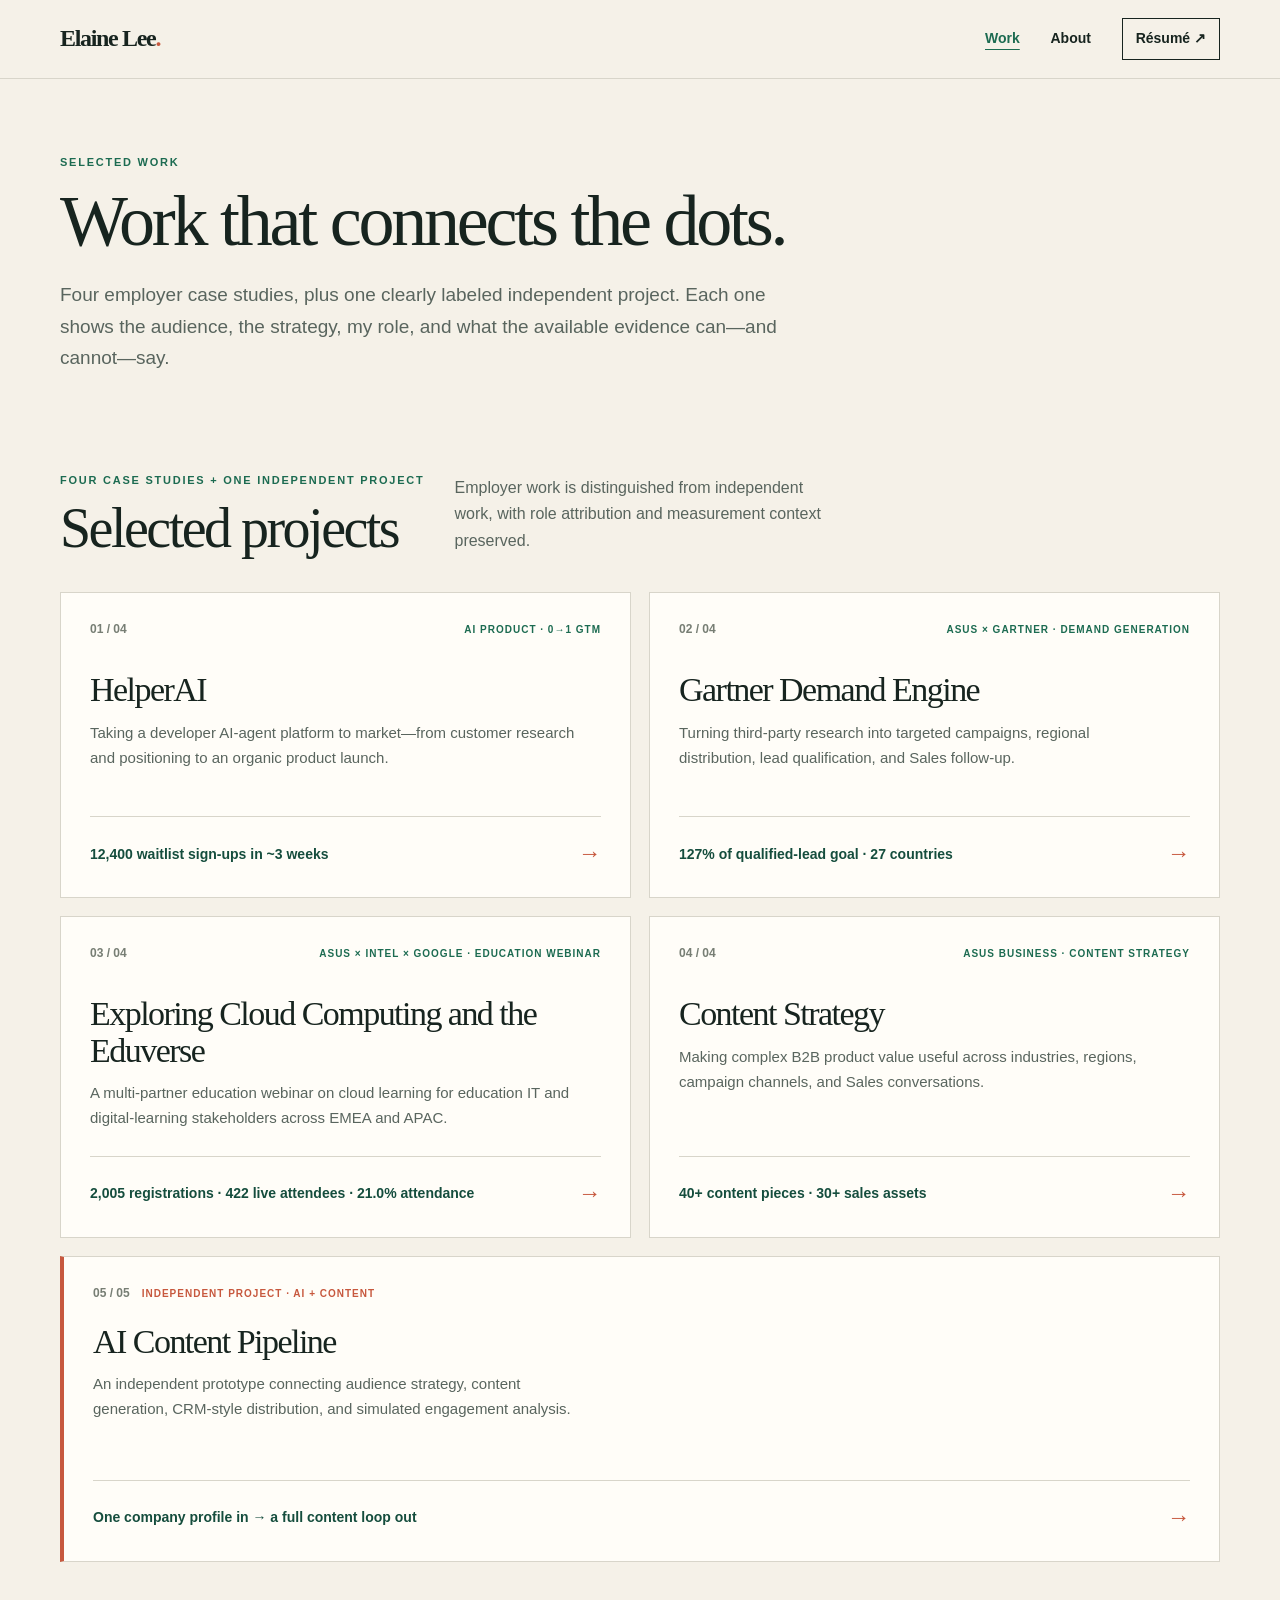
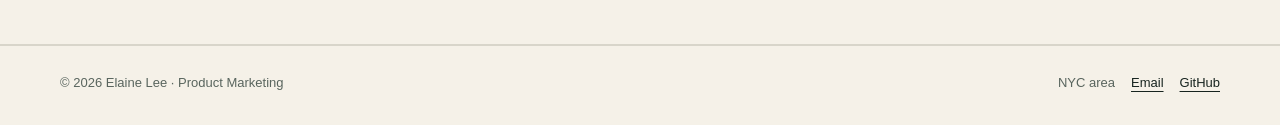
<file: work.html>
<!doctype html>
<html lang="en">
<head>
  <meta charset="utf-8">
  <meta name="viewport" content="width=device-width, initial-scale=1">
  <meta name="theme-color" content="#f5f1e8">
  <meta name="description" content="Explore Elaine Lee's product marketing case studies across AI product launches, global B2B demand generation, partner webinars, and content strategy.">
  <link rel="canonical" href="https://leeiwen.org/work.html">
  <meta property="og:type" content="website">
  <meta property="og:site_name" content="Elaine Lee — Product Marketing">
  <meta property="og:url" content="https://leeiwen.org/work.html">
  <meta property="og:title" content="Selected Work — Elaine Lee">
  <meta property="og:description" content="Employer case studies and one clearly labeled independent project.">
  <meta property="og:image" content="https://leeiwen.org/og-image.png">
  <meta name="twitter:card" content="summary_large_image">
  <meta name="twitter:title" content="Selected Work — Elaine Lee">
  <meta name="twitter:description" content="Employer case studies and one clearly labeled independent project.">
  <meta name="twitter:image" content="https://leeiwen.org/og-image.png">
  <title>Selected Work — Elaine Lee</title>
  <link rel="stylesheet" href="site.css">
</head>
<body data-page="work">
  <a class="skip-link" href="#app">Skip to content</a>
  <header class="site-header"><nav class="wrap nav-inner" aria-label="Main navigation">
    <a class="brand" href="index.html" aria-label="Elaine Lee, home">Elaine Lee<span>.</span></a>
    <div class="nav-links"><a href="work.html" aria-current="page">Work</a><a href="about.html">About</a><a class="nav-resume" href="Elaine_Lee_Resume.pdf" target="_blank" rel="noopener">Résumé ↗</a></div>
  </nav></header>
  <main id="app"><noscript><div class="wrap page-intro"><h1>Selected work</h1><p>Enable JavaScript to view the case studies, or <a href="Elaine_Lee_Resume.pdf">download Elaine's résumé</a>.</p></div></noscript></main>
  <footer class="site-footer"><div class="wrap footer-inner"><span>© 2026 Elaine Lee · Product Marketing</span><div class="footer-links"><span>NYC area</span><a href="mailto:el4427@nyu.edu">Email</a><a href="https://github.com/liwelaine" target="_blank" rel="noopener noreferrer">GitHub</a></div></div></footer>
  <script src="project-data.js"></script>
  <script src="site.js"></script>
</body>
</html>
</file>
<file: site.css>
:root {
  color-scheme: light;
  --paper: #f5f1e8;
  --surface: #fffdf8;
  --ink: #17241f;
  --muted: #59655e;
  --line: #d8d5ca;
  --green: #1c6b51;
  --green-dark: #154d3d;
  --green-soft: #e4eee6;
  --coral: #c7583e;
  --content: 1160px;
  --reading: 760px;
}

* { box-sizing: border-box; }
html { scroll-behavior: smooth; }
body {
  margin: 0;
  background: var(--paper);
  color: var(--ink);
  font: 16px/1.65 -apple-system, BlinkMacSystemFont, "Segoe UI", Arial, sans-serif;
  -webkit-font-smoothing: antialiased;
}
a { color: inherit; text-decoration-thickness: 1px; text-underline-offset: 4px; }
a:hover { color: var(--green); }
a:focus-visible, button:focus-visible { outline: 3px solid var(--coral); outline-offset: 4px; }
img, svg, video { max-width: 100%; }
.wrap { width: min(calc(100% - 30px), var(--content)); margin-inline: auto; }
.reading { max-width: var(--reading); }
.skip-link {
  position: absolute;
  z-index: 20;
  top: 10px;
  left: 10px;
  transform: translateY(-160%);
  background: var(--ink);
  color: white;
  padding: 10px 14px;
}
.skip-link:focus { transform: translateY(0); }
.site-header { border-bottom: 1px solid var(--line); }
.nav-inner {
  min-height: 70px;
  display: flex;
  align-items: center;
  justify-content: space-between;
  gap: 12px;
}
.brand {
  font-family: Georgia, "Times New Roman", serif;
  font-size: 19px;
  font-weight: 700;
  letter-spacing: -.055em;
  text-decoration: none;
  white-space: nowrap;
}
.brand span { color: var(--coral); }
.nav-links { display: flex; align-items: center; gap: 10px; }
.nav-links a { font-size: 11px; font-weight: 650; text-decoration: none; }
.nav-links a[aria-current="page"] { color: var(--green); text-decoration: underline; text-underline-offset: 6px; }
.nav-resume { border: 1px solid var(--ink); padding: 6px 7px; }
.eyebrow {
  color: var(--green);
  font-size: 11px;
  font-weight: 800;
  letter-spacing: .16em;
  line-height: 1.5;
  text-transform: uppercase;
}
h1, h2, h3, p { margin-top: 0; }
h1, h2, h3 {
  font-family: Georgia, "Times New Roman", serif;
  font-weight: 500;
  letter-spacing: -.045em;
  line-height: 1.08;
}
h1 { font-size: clamp(42px, 5vw, 72px); }
h2 { font-size: clamp(34px, 4.5vw, 56px); }
h3 { font-size: clamp(25px, 3vw, 34px); }
.home-hero {
  padding: 54px 0 60px;
  border-bottom: 1px solid var(--line);
}
.hero-grid { display: grid; grid-template-columns: 1fr; align-items: center; gap: 36px; }
.home-hero h1 { max-width: 820px; margin: 17px 0 23px; }
.hero-intro { max-width: 690px; color: var(--muted); font-size: clamp(18px, 2vw, 21px); }
.hero-actions, .inline-links { display: flex; flex-wrap: wrap; align-items: center; gap: 14px 24px; margin-top: 28px; }
.button-link {
  display: inline-flex;
  align-items: center;
  justify-content: center;
  gap: 14px;
  min-height: 48px;
  padding: 12px 18px;
  background: var(--green-dark);
  color: white;
  font-size: 14px;
  font-weight: 700;
  text-decoration: none;
}
.button-link:hover { background: var(--ink); color: white; }
.arrow-link { color: var(--green-dark); font-size: 14px; font-weight: 700; }
.hero-aside {
  padding: 24px 24px 20px;
  border-top: 3px solid var(--coral);
  background: var(--surface);
}
.hero-aside p { margin: 10px 0 0; color: var(--muted); font-size: 14px; }
.hero-aside strong { color: var(--ink); }
.section-block { padding: 64px 0; border-bottom: 1px solid var(--line); }
.section-heading {
  display: flex;
  align-items: start;
  flex-direction: column;
  gap: 10px;
  margin-bottom: 34px;
}
.section-heading h2 { margin: 9px 0 0; }
.section-heading p { max-width: 390px; margin: 0 0 4px; color: var(--muted); }
.work-grid { display: grid; grid-template-columns: 1fr; gap: 18px; }
.work-card {
  position: relative;
  display: flex;
  min-height: 275px;
  flex-direction: column;
  padding: 23px;
  border: 1px solid var(--line);
  background: var(--surface);
  text-decoration: none;
  transition: border-color .2s, transform .2s;
}
.work-card:hover { border-color: var(--green); color: var(--ink); transform: translateY(-3px); }
.card-top, .card-bottom { display: flex; justify-content: space-between; align-items: center; gap: 12px; }
.card-number { color: #777e74; font-size: 12px; font-variant-numeric: tabular-nums; font-weight: 750; }
.card-category { max-width: 64%; color: var(--green); font-size: 10px; font-weight: 800; letter-spacing: .1em; text-align: right; text-transform: uppercase; }
.work-card h3 { margin: 32px 0 12px; }
.work-card p { max-width: 490px; margin-bottom: 25px; color: var(--muted); font-size: 15px; }
.card-bottom { margin-top: auto; padding-top: 18px; border-top: 1px solid var(--line); }
.card-result { color: var(--green-dark); font-size: 14px; font-weight: 750; }
.card-arrow { color: var(--coral); font-size: 23px; }
.independent-card { grid-column: 1 / -1; min-height: 200px; border-left: 4px solid var(--coral); }
.independent-card h3 { margin-top: 20px; }
.independent-card .card-top { justify-content: flex-start; }
.independent-card .card-category { color: var(--coral); }
.profile-strip { display: grid; grid-template-columns: 1fr; gap: 24px; padding: 58px 0 68px; }
.profile-strip h2 { margin: 10px 0 0; }
.profile-copy { color: var(--muted); font-size: 18px; }
.profile-copy p:last-child { margin-bottom: 20px; }
.page-intro { padding: 54px 0 34px; }
.page-intro h1 { margin: 12px 0 19px; font-size: clamp(44px, 6vw, 72px); }
.page-intro p { max-width: 760px; color: var(--muted); font-size: 19px; }
.page-intro + .section-block { padding-top: 34px; }
.case-page { padding: 0 0 88px; }
.case-hero { padding: 48px 0 32px; }
.back-link { display: inline-block; margin-bottom: 33px; color: var(--green-dark); font-size: 14px; font-weight: 700; }
.case-hero h1 { max-width: 900px; margin: 15px 0 20px; font-size: clamp(44px, 6vw, 74px); }
.case-lede { max-width: 820px; color: var(--muted); font-size: clamp(18px, 2vw, 22px); }
.case-facts { display: grid; grid-template-columns: 1fr; border-block: 1px solid var(--line); }
.case-fact { padding: 15px 0; }
.case-fact + .case-fact { border-top: 1px solid var(--line); }
.case-fact small { display: block; margin-bottom: 6px; color: var(--muted); font-size: 10px; font-weight: 800; letter-spacing: .12em; text-transform: uppercase; }
.case-fact strong { display: block; font-family: Georgia, "Times New Roman", serif; font-size: clamp(18px, 2.3vw, 25px); font-weight: 500; line-height: 1.25; }
.story { display: grid; grid-template-columns: 1fr; gap: 9px; padding-top: 44px; }
.story-label { padding-top: 5px; color: var(--green); font-size: 11px; font-weight: 800; letter-spacing: .12em; text-transform: uppercase; }
.story h2 { margin: 0 0 17px; font-size: clamp(29px, 3.5vw, 42px); }
.story p, .story li { color: #47564e; font-size: 16px; line-height: 1.8; }
.story p { margin-bottom: 16px; }
.story ul { margin: 0 0 0 20px; padding: 0; }
.story li { padding-left: 3px; margin-bottom: 9px; }
.story strong { color: var(--ink); }
.story-divider { margin-top: 38px; border-bottom: 1px solid var(--line); }
.takeaway { max-width: 950px; margin-top: 62px; padding: 24px; border-left: 4px solid var(--coral); background: var(--green-soft); }
.takeaway p { max-width: 800px; margin: 9px 0 0; font-family: Georgia, "Times New Roman", serif; font-size: 22px; line-height: 1.45; }
.source-links { display: flex; flex-wrap: wrap; gap: 15px 25px; margin-top: 27px; }
.source-links a { color: var(--green-dark); font-size: 14px; font-weight: 700; }
.case-note { max-width: 850px; margin: 18px 0 0; color: var(--muted); font-size: 13px; line-height: 1.65; }
.case-end { display: flex; flex-direction: column; gap: 14px; margin-top: 58px; padding-top: 22px; border-top: 1px solid var(--line); }
.case-end a { color: var(--green-dark); font-size: 14px; font-weight: 750; }
.product-showcase { margin: 0 0 56px; padding: 22px; border: 1px solid var(--line); background: var(--surface); }
.product-showcase h2 { margin: 10px 0 14px; font-size: 38px; }
.product-showcase p { max-width: 820px; color: var(--muted); font-size: 16px; }
.video-frame { width: 100%; max-width: 820px; aspect-ratio: 16 / 9; margin-top: 22px; background: #18251f; }
.video-frame iframe { width: 100%; height: 100%; border: 0; }
.feature-section { margin: 0 0 45px; padding: 38px 0; border-block: 1px solid var(--line); }
.feature-heading { max-width: 760px; }
.feature-heading h2 { margin: 10px 0 12px; font-size: 40px; }
.feature-heading p { color: var(--muted); }
.feature-map { display: grid; grid-template-columns: 1fr; gap: 12px; margin-top: 24px; }
.feature-stage { padding: 20px; border: 1px solid var(--line); background: var(--surface); }
.feature-stage .step { color: var(--green); font-size: 10px; font-weight: 800; letter-spacing: .1em; }
.feature-stage h3 { margin: 12px 0 6px; font-size: 26px; }
.feature-stage .value { min-height: 42px; color: var(--muted); font-size: 13px; }
.feature-stage ul { margin: 14px 0 0; padding: 13px 0 0; border-top: 1px solid var(--line); list-style: none; }
.feature-stage li { padding: 8px 0; color: var(--muted); font-size: 12px; line-height: 1.5; }
.feature-stage li + li { border-top: 1px solid var(--line); }
.feature-stage li strong { display: block; color: var(--ink); }
.feature-caption { margin: 14px 0 0; color: var(--muted); font-size: 12px; }
.about-grid { display: grid; grid-template-columns: 1fr; gap: 24px; padding: 10px 0 64px; }
.about-copy { color: var(--muted); font-size: 17px; }
.about-copy p { margin-bottom: 18px; }
.detail-panel { padding: 24px; border-top: 3px solid var(--green); background: var(--surface); }
.detail-panel h2 { margin: 0 0 18px; font-size: 30px; }
.detail-item { padding: 15px 0; border-top: 1px solid var(--line); }
.detail-item strong { display: block; font-size: 15px; }
.detail-item span { color: var(--muted); font-size: 14px; }
.site-footer { padding: 26px 0 32px; border-top: 1px solid var(--line); }
.footer-inner { display: flex; flex-direction: column; align-items: flex-start; gap: 8px; color: var(--muted); font-size: 13px; }
.footer-links { display: flex; flex-wrap: wrap; gap: 16px; }
.footer-inner a { color: var(--ink); }

@media (min-width: 500px) {
  .wrap { width: min(calc(100% - 36px), var(--content)); }
  .brand { font-size: 22px; }
  .nav-links { gap: 14px; }
  .nav-links a { font-size: 13px; }
  .nav-resume { padding: 8px 10px; }
  .feature-map { grid-template-columns: repeat(2, minmax(0, 1fr)); }
  .product-showcase { padding: 32px; }
  .takeaway { padding: 30px 34px; }
}
@media (min-width: 760px) {
  .wrap { width: min(calc(100% - 56px), var(--content)); }
  .nav-inner { min-height: 78px; gap: 24px; }
  .brand { font-size: 24px; }
  .nav-links { gap: clamp(14px, 2.4vw, 32px); }
  .nav-links a { font-size: 14px; }
  .nav-resume { padding: 8px 13px; }
  .home-hero { padding: clamp(60px, 9vw, 116px) 0 84px; }
  .hero-grid { grid-template-columns: minmax(0, 1.4fr) minmax(240px, .6fr); gap: 56px; }
  .section-block { padding: 82px 0; }
  .section-heading { align-items: end; flex-direction: row; gap: 30px; }
  .work-grid { grid-template-columns: repeat(2, minmax(0, 1fr)); }
  .work-card { min-height: 306px; padding: 27px 29px 24px; }
  .card-category { max-width: none; }
  .profile-strip { grid-template-columns: .8fr 1.2fr; gap: 70px; padding: 74px 0 84px; }
  .page-intro { padding: 75px 0 46px; }
  .case-hero { padding: 70px 0 42px; }
  .case-facts { grid-template-columns: repeat(3, minmax(0, 1fr)); }
  .case-fact { padding: 22px 22px 24px 0; }
  .case-fact + .case-fact { padding-left: 24px; border-top: 0; border-left: 1px solid var(--line); }
  .story { grid-template-columns: 190px minmax(0, 740px); gap: 48px; padding-top: 59px; }
  .story-divider { margin-top: 52px; }
  .feature-map { grid-template-columns: repeat(2, minmax(0, 1fr)); }
  .about-grid { grid-template-columns: minmax(0, 1fr) minmax(300px, .8fr); gap: 70px; padding: 10px 0 80px; }
  .case-end, .footer-inner { flex-direction: row; justify-content: space-between; align-items: center; }
}
@media (min-width: 1000px) {
  .feature-map { grid-template-columns: repeat(4, minmax(0, 1fr)); }
}
@media (prefers-reduced-motion: reduce) {
  html { scroll-behavior: auto; }
  *, *::before, *::after { transition-duration: .01ms !important; animation-duration: .01ms !important; animation-iteration-count: 1 !important; }
}
</file>
